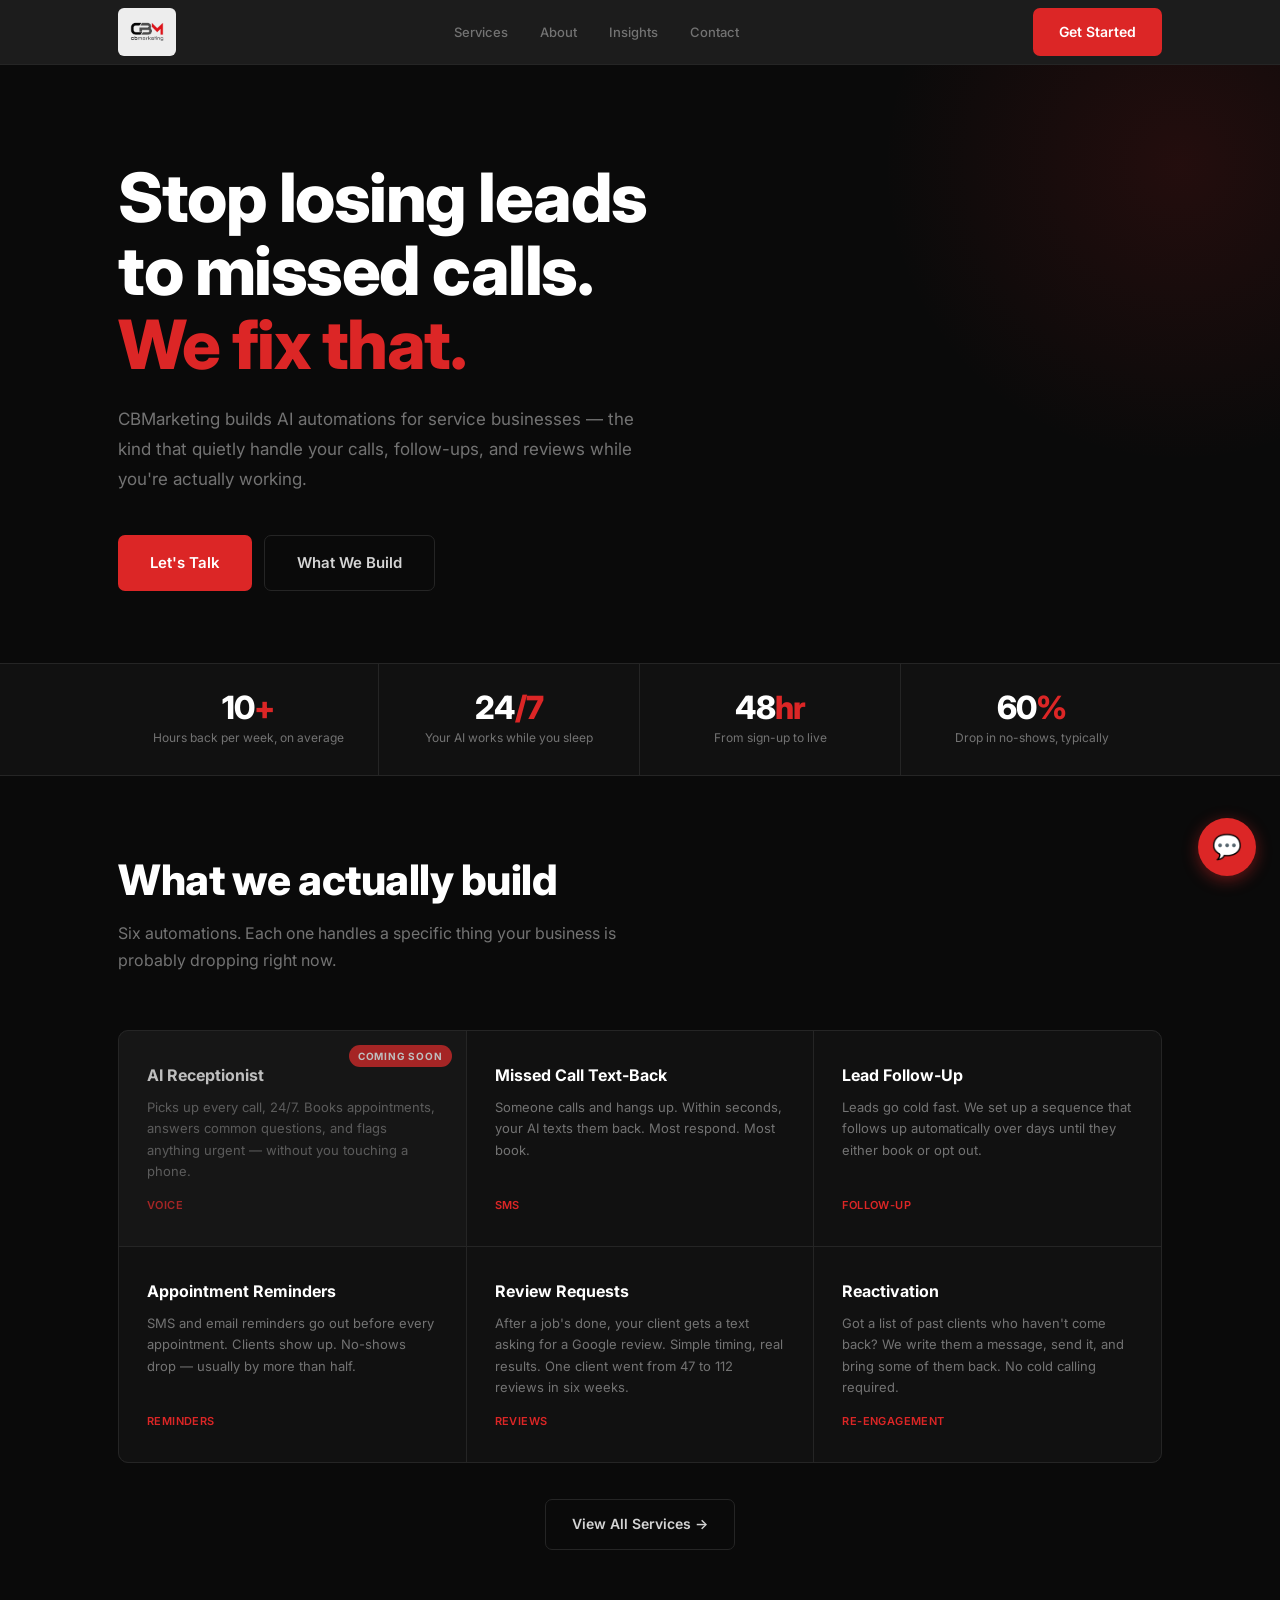
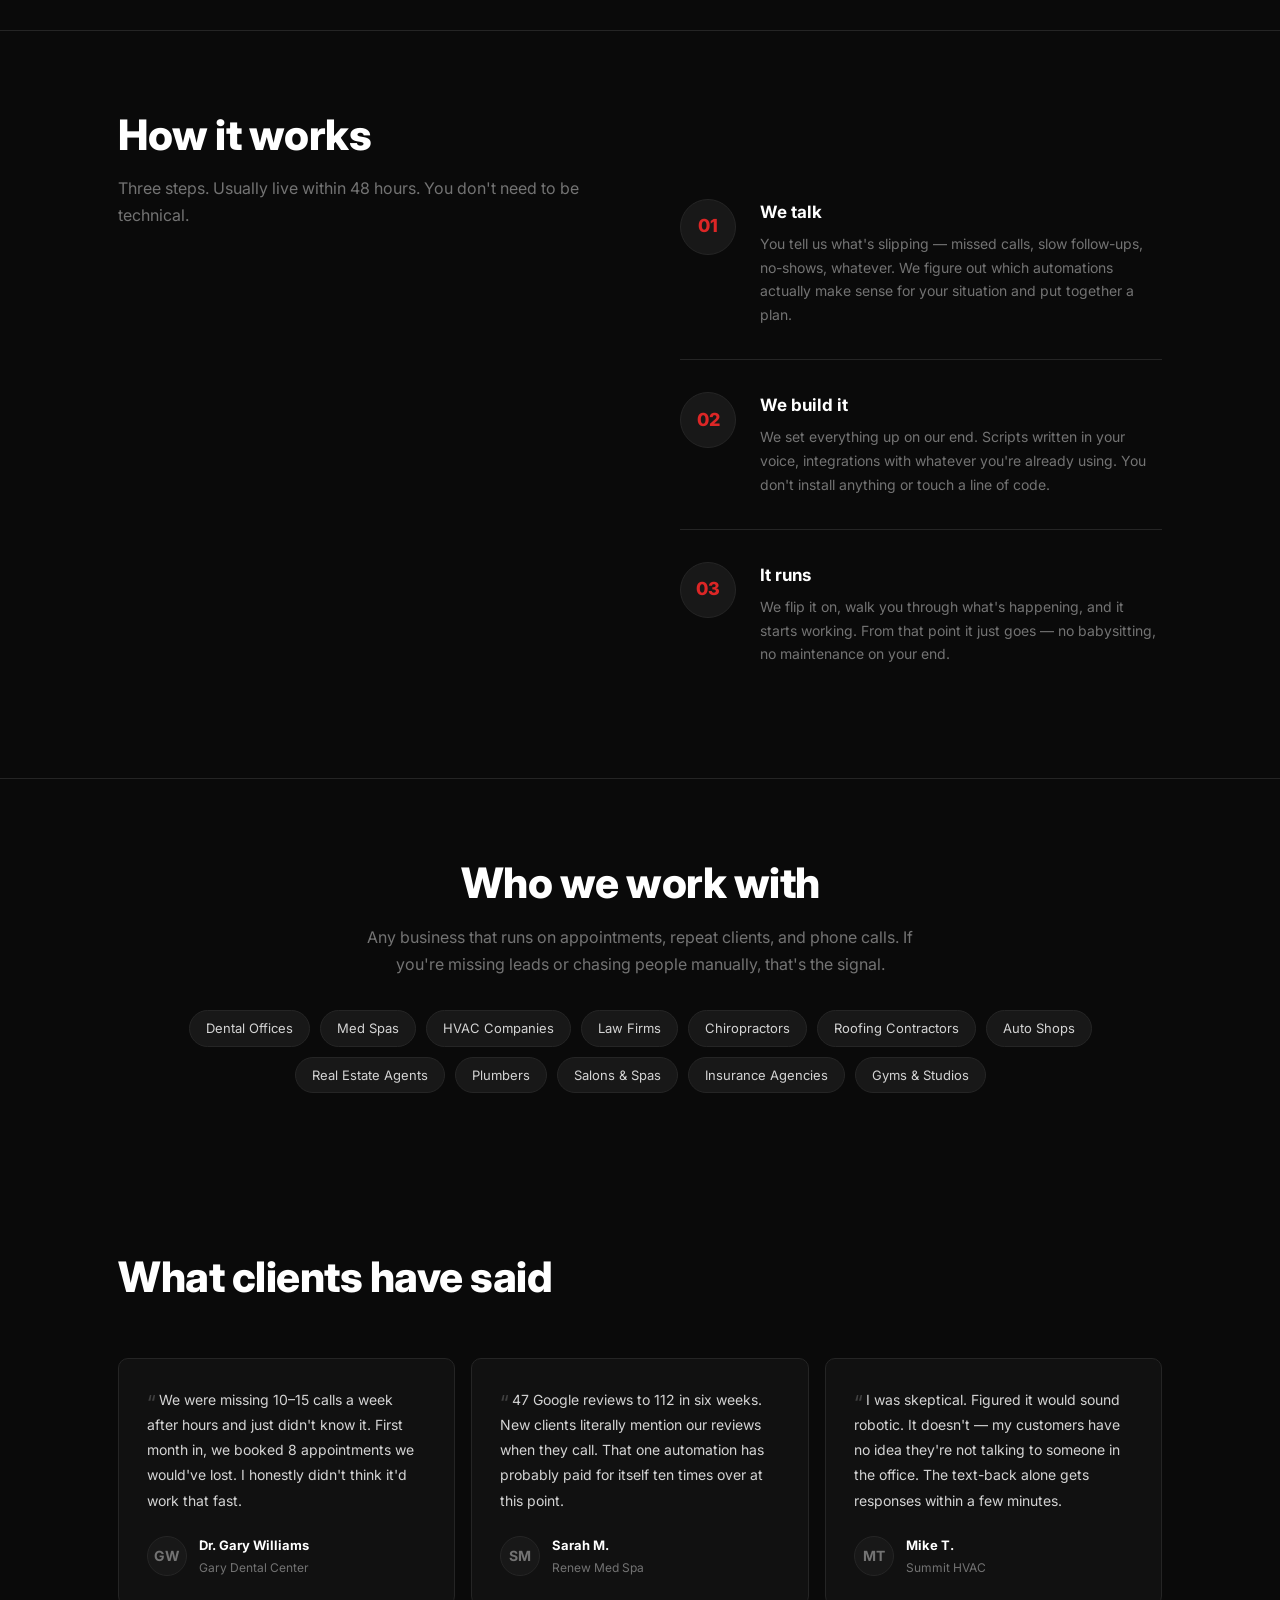
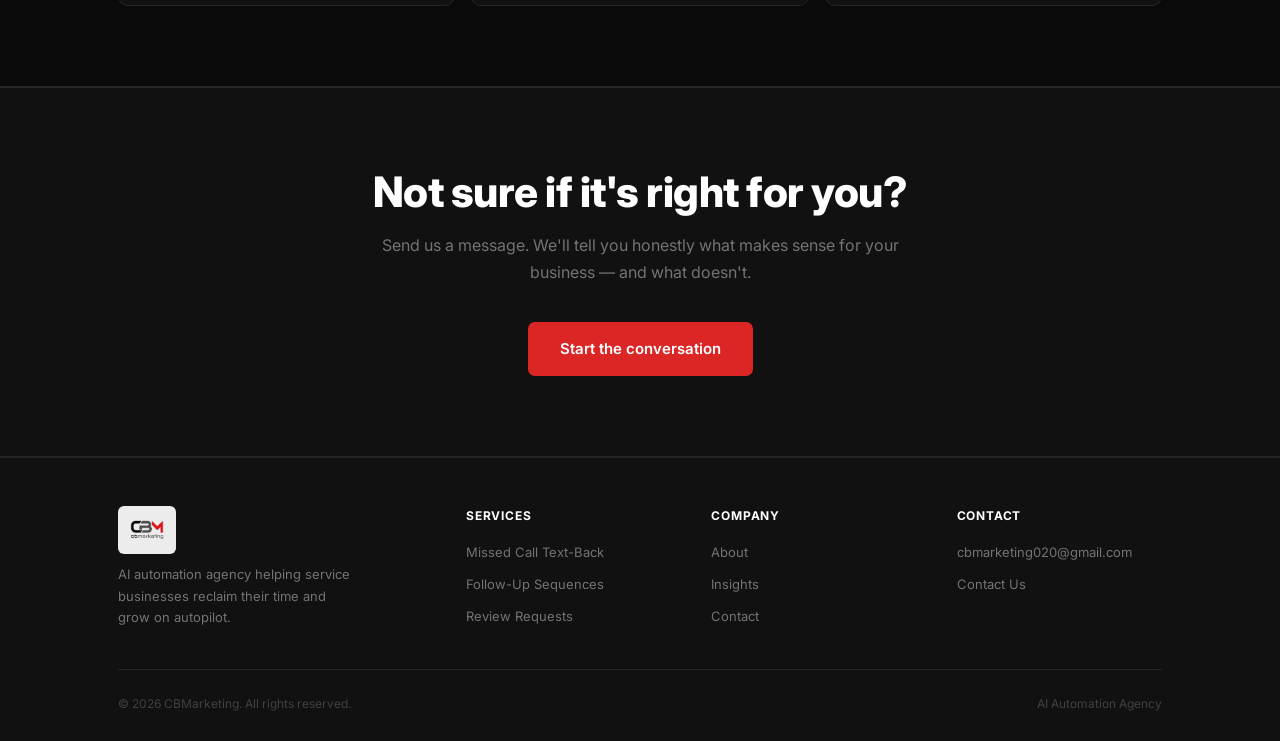
<file: index.html>
<!DOCTYPE html>
<html lang="en">
<head>
<meta charset="UTF-8"/>
<meta name="viewport" content="width=device-width,initial-scale=1"/>
<title>CBMarketing — AI Automation Agency</title>
<meta name="description" content="We build AI automations that save service businesses 10+ hours a week. Receptionists, follow-ups, review requests, and more."/>
<link rel="icon" href="/favicon.svg" type="image/svg+xml"/>
<meta property="og:title" content="CBMarketing — AI Automation Agency"/>
<meta property="og:description" content="We build AI automations that save service businesses 10+ hours a week. Receptionists, follow-ups, review requests, and more."/>
<meta property="og:type" content="website"/>
<meta property="og:image" content="/og-image.png"/>
<meta name="twitter:card" content="summary_large_image"/>
<link rel="stylesheet" href="/css/style.css"/>
</head>
<body>

<nav>
  <div class="nav-inner">
    <a href="/" class="logo"><img src="/img/logo.png" alt="CBMarketing" class="logo-img"/></a>
    <ul class="nav-links">
      <li><a href="/services.html">Services</a></li>
      <li><a href="/about.html">About</a></li>
      <li><a href="/insights.html">Insights</a></li>
      <li><a href="/contact.html">Contact</a></li>
    </ul>
    <a href="/contact.html" class="btn btn-primary nav-cta">Get Started</a>
    <button class="menu-toggle">&#9776;</button>
  </div>
  <div class="mobile-menu">
    <a href="/services.html">Services</a>
    <a href="/about.html">About</a>
    <a href="/insights.html">Insights</a>
    <a href="/contact.html">Contact</a>
    <a href="/contact.html" style="color:#dc2626;font-weight:700">Get Started →</a>
  </div>
</nav>

<!-- Hero -->
<section class="hero">
  <div class="container">
    <h1>Stop losing leads<br>to missed calls.<br><em>We fix that.</em></h1>
    <p>CBMarketing builds AI automations for service businesses — the kind that quietly handle your calls, follow-ups, and reviews while you're actually working.</p>
    <div class="btn-group">
      <a href="/contact.html" class="btn btn-primary btn-lg">Let's Talk</a>
      <a href="/services.html" class="btn btn-ghost btn-lg">What We Build</a>
    </div>
  </div>
</section>

<!-- Stats -->
<div class="stats-bar">
  <div class="stats-inner">
    <div class="stat-item">
      <div class="stat-num">10<span>+</span></div>
      <div class="stat-label">Hours back per week, on average</div>
    </div>
    <div class="stat-item">
      <div class="stat-num">24<span>/7</span></div>
      <div class="stat-label">Your AI works while you sleep</div>
    </div>
    <div class="stat-item">
      <div class="stat-num">48<span>hr</span></div>
      <div class="stat-label">From sign-up to live</div>
    </div>
    <div class="stat-item">
      <div class="stat-num">60<span>%</span></div>
      <div class="stat-label">Drop in no-shows, typically</div>
    </div>
  </div>
</div>

<!-- Services preview -->
<section>
  <div class="container">
    <h2 class="section-title">What we actually build</h2>
    <p class="section-sub">Six automations. Each one handles a specific thing your business is probably dropping right now.</p>
    <div class="services-grid">
      <div class="service-card" style="position:relative;opacity:.7">
        <div style="position:absolute;top:14px;right:14px;background:#dc2626;color:#fff;font-size:10px;font-weight:700;letter-spacing:.08em;padding:3px 9px;border-radius:100px">COMING SOON</div>
        <h3>AI Receptionist</h3>
        <p>Picks up every call, 24/7. Books appointments, answers common questions, and flags anything urgent — without you touching a phone.</p>
        <span class="tag">VOICE</span>
      </div>
      <div class="service-card">
        <h3>Missed Call Text-Back</h3>
        <p>Someone calls and hangs up. Within seconds, your AI texts them back. Most respond. Most book.</p>
        <span class="tag">SMS</span>
      </div>
      <div class="service-card">
        <h3>Lead Follow-Up</h3>
        <p>Leads go cold fast. We set up a sequence that follows up automatically over days until they either book or opt out.</p>
        <span class="tag">FOLLOW-UP</span>
      </div>
      <div class="service-card">
        <h3>Appointment Reminders</h3>
        <p>SMS and email reminders go out before every appointment. Clients show up. No-shows drop — usually by more than half.</p>
        <span class="tag">REMINDERS</span>
      </div>
      <div class="service-card">
        <h3>Review Requests</h3>
        <p>After a job's done, your client gets a text asking for a Google review. Simple timing, real results. One client went from 47 to 112 reviews in six weeks.</p>
        <span class="tag">REVIEWS</span>
      </div>
      <div class="service-card">
        <h3>Reactivation</h3>
        <p>Got a list of past clients who haven't come back? We write them a message, send it, and bring some of them back. No cold calling required.</p>
        <span class="tag">RE-ENGAGEMENT</span>
      </div>
    </div>
    <div style="text-align:center;margin-top:36px">
      <a href="/services.html" class="btn btn-ghost">View All Services →</a>
    </div>
  </div>
</section>

<div class="divider"></div>

<!-- How it works -->
<section>
  <div class="container">
    <div style="display:grid;grid-template-columns:1fr 1fr;gap:80px;align-items:start">
      <div>
        <h2 class="section-title">How it works</h2>
        <p class="section-sub">Three steps. Usually live within 48 hours. You don't need to be technical.</p>
      </div>
      <div class="steps">
        <div class="step">
          <div class="step-num">01</div>
          <div>
            <h3>We talk</h3>
            <p>You tell us what's slipping — missed calls, slow follow-ups, no-shows, whatever. We figure out which automations actually make sense for your situation and put together a plan.</p>
          </div>
        </div>
        <div class="step">
          <div class="step-num">02</div>
          <div>
            <h3>We build it</h3>
            <p>We set everything up on our end. Scripts written in your voice, integrations with whatever you're already using. You don't install anything or touch a line of code.</p>
          </div>
        </div>
        <div class="step">
          <div class="step-num">03</div>
          <div>
            <h3>It runs</h3>
            <p>We flip it on, walk you through what's happening, and it starts working. From that point it just goes — no babysitting, no maintenance on your end.</p>
          </div>
        </div>
      </div>
    </div>
  </div>
</section>

<div class="divider"></div>

<!-- Who we work with -->
<section>
  <div class="container text-center">
    <h2 class="section-title">Who we work with</h2>
    <p class="section-sub">Any business that runs on appointments, repeat clients, and phone calls. If you're missing leads or chasing people manually, that's the signal.</p>
    <div class="niches" style="justify-content:center;margin-top:32px">
      <span class="niche-tag">Dental Offices</span>
      <span class="niche-tag">Med Spas</span>
      <span class="niche-tag">HVAC Companies</span>
      <span class="niche-tag">Law Firms</span>
      <span class="niche-tag">Chiropractors</span>
      <span class="niche-tag">Roofing Contractors</span>
      <span class="niche-tag">Auto Shops</span>
      <span class="niche-tag">Real Estate Agents</span>
      <span class="niche-tag">Plumbers</span>
      <span class="niche-tag">Salons & Spas</span>
      <span class="niche-tag">Insurance Agencies</span>
      <span class="niche-tag">Gyms & Studios</span>
    </div>
  </div>
</section>

<!-- CTA -->
<!-- Testimonials -->
<section>
  <div class="container">
    <h2 class="section-title">What clients have said</h2>
    <div class="testimonials-grid">
      <div class="testimonial-card">
        <p class="testimonial-quote">We were missing 10–15 calls a week after hours and just didn't know it. First month in, we booked 8 appointments we would've lost. I honestly didn't think it'd work that fast.</p>
        <div class="testimonial-author">
          <div class="testimonial-avatar" style="font-size:14px;font-weight:700;color:var(--g2)">GW</div>
          <div>
            <div class="testimonial-name">Dr. Gary Williams</div>
            <div class="testimonial-biz">Gary Dental Center</div>
          </div>
        </div>
      </div>
      <div class="testimonial-card">
        <p class="testimonial-quote">47 Google reviews to 112 in six weeks. New clients literally mention our reviews when they call. That one automation has probably paid for itself ten times over at this point.</p>
        <div class="testimonial-author">
          <div class="testimonial-avatar" style="font-size:14px;font-weight:700;color:var(--g2)">SM</div>
          <div>
            <div class="testimonial-name">Sarah M.</div>
            <div class="testimonial-biz">Renew Med Spa</div>
          </div>
        </div>
      </div>
      <div class="testimonial-card">
        <p class="testimonial-quote">I was skeptical. Figured it would sound robotic. It doesn't — my customers have no idea they're not talking to someone in the office. The text-back alone gets responses within a few minutes.</p>
        <div class="testimonial-author">
          <div class="testimonial-avatar" style="font-size:14px;font-weight:700;color:var(--g2)">MT</div>
          <div>
            <div class="testimonial-name">Mike T.</div>
            <div class="testimonial-biz">Summit HVAC</div>
          </div>
        </div>
      </div>
    </div>
  </div>
</section>

<div class="divider"></div>

<div class="cta-section">
  <div class="container">
    <h2 class="section-title">Not sure if it's right for you?</h2>
    <p class="section-sub">Send us a message. We'll tell you honestly what makes sense for your business — and what doesn't.</p>
    <a href="/contact.html" class="btn btn-primary btn-lg">Start the conversation</a>
  </div>
</div>

<footer>
  <div class="footer-inner">
    <div class="footer-top">
      <div class="footer-brand">
        <a href="/" class="logo"><img src="/img/logo.png" alt="CBMarketing" class="logo-img"/></a>
        <p>AI automation agency helping service businesses reclaim their time and grow on autopilot.</p>
      </div>
      <div class="footer-col">
        <h4>Services</h4>
        <ul>
          <li><a href="/services.html">Missed Call Text-Back</a></li>
          <li><a href="/services.html">Follow-Up Sequences</a></li>
          <li><a href="/services.html">Review Requests</a></li>
        </ul>
      </div>
      <div class="footer-col">
        <h4>Company</h4>
        <ul>
          <li><a href="/about.html">About</a></li>
          <li><a href="/insights.html">Insights</a></li>
          <li><a href="/contact.html">Contact</a></li>
        </ul>
      </div>
      <div class="footer-col">
        <h4>Contact</h4>
        <ul>
          <li><a href="mailto:cbmarketing020@gmail.com">cbmarketing020@gmail.com</a></li>
          <li><a href="/contact.html">Contact Us</a></li>
        </ul>
      </div>
    </div>
    <div class="footer-bottom">
      <span>© 2026 CBMarketing. All rights reserved.</span>
      <span>AI Automation Agency</span>
    </div>
  </div>
</footer>

<script src="/js/main.js"></script>
</body>
</html>
</file>
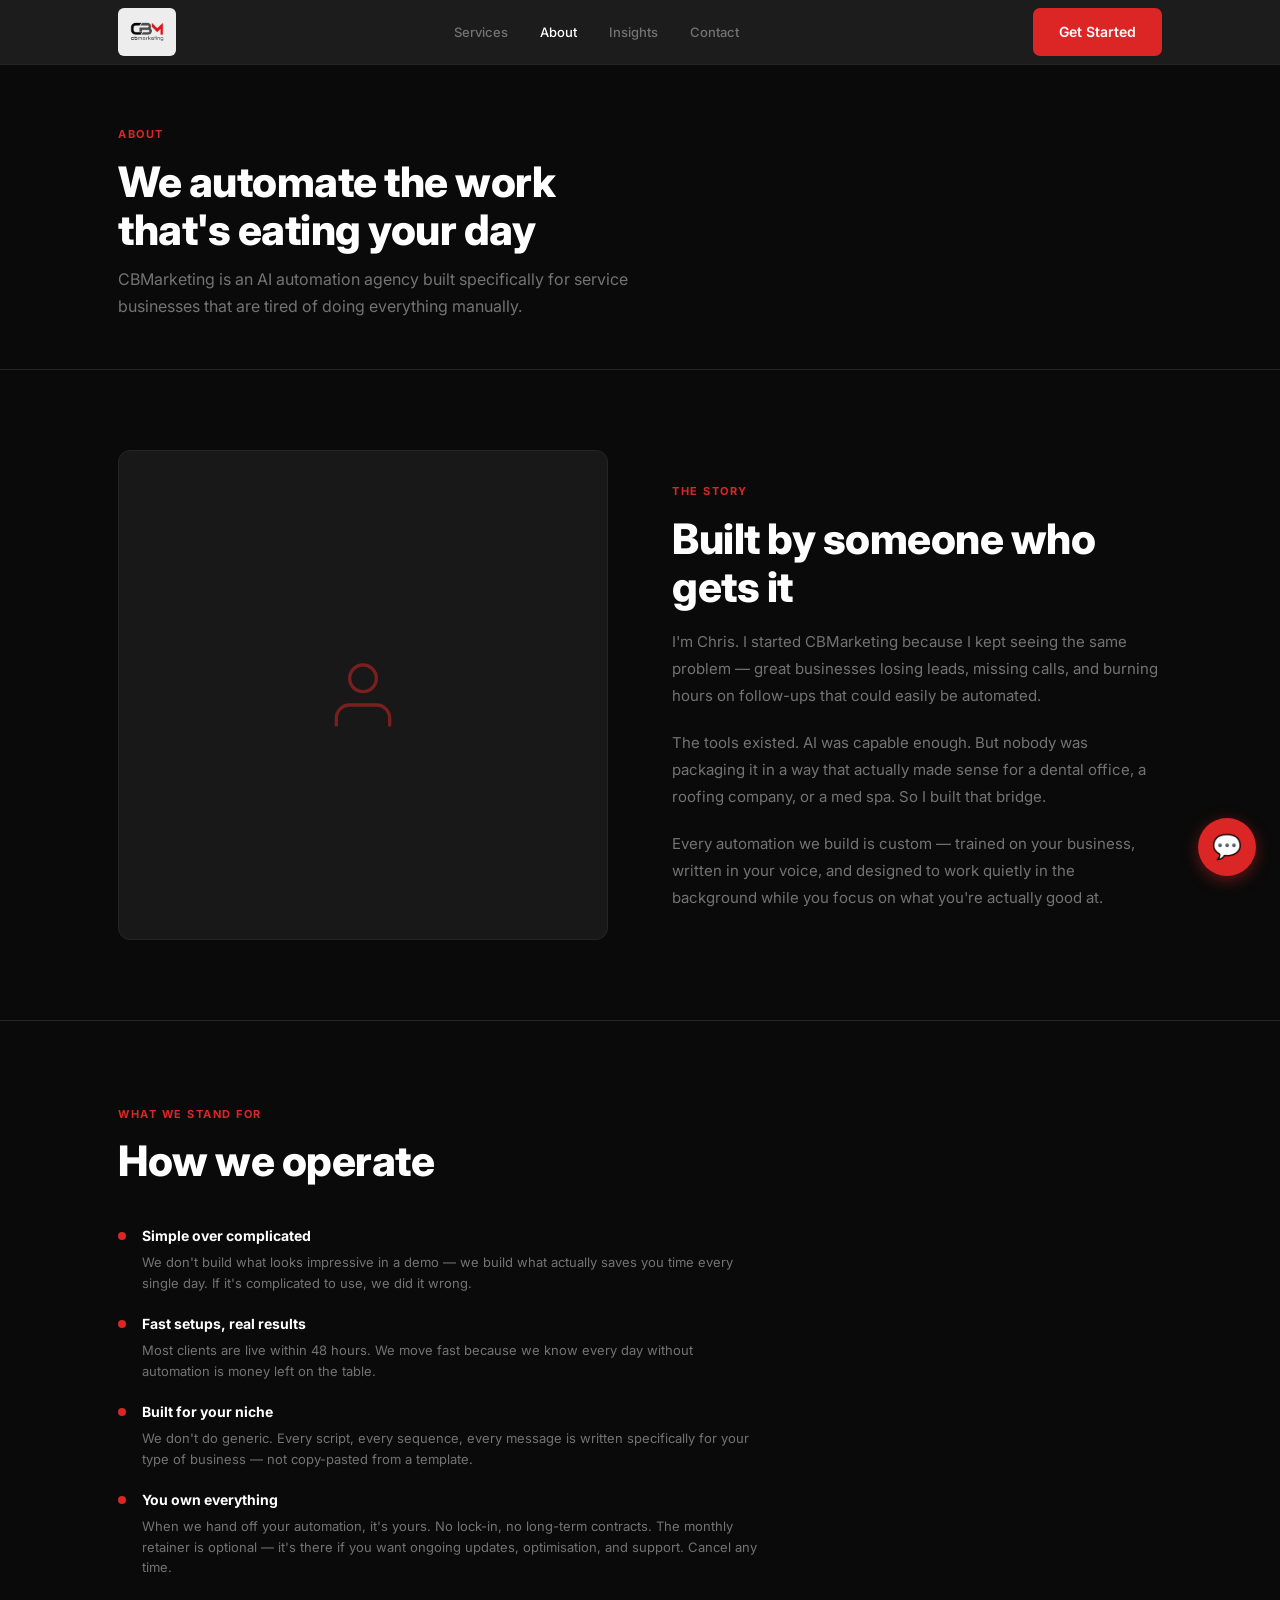
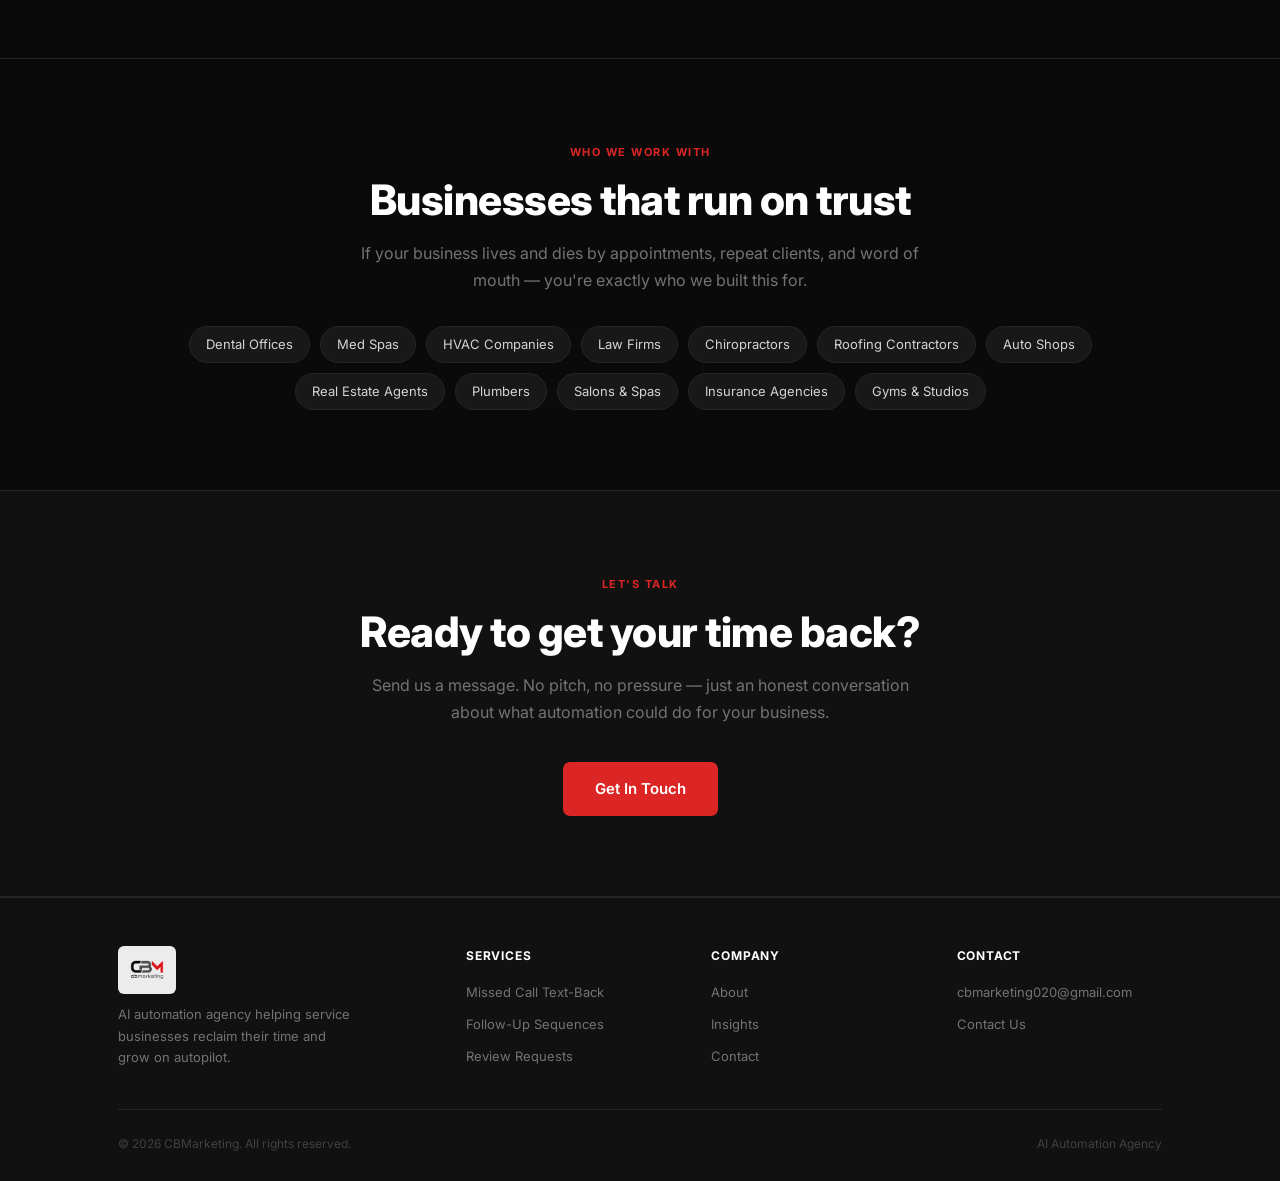
<file: about.html>
<!DOCTYPE html>
<html lang="en">
<head>
<meta charset="UTF-8"/>
<meta name="viewport" content="width=device-width,initial-scale=1"/>
<title>About — CBMarketing</title>
<meta name="description" content="CBMarketing is an AI automation agency built to help service businesses run smarter."/>
<link rel="icon" href="/favicon.svg" type="image/svg+xml"/>
<meta property="og:title" content="About — CBMarketing"/>
<meta property="og:description" content="CBMarketing is an AI automation agency built to help service businesses run smarter."/>
<meta property="og:type" content="website"/>
<meta name="twitter:card" content="summary_large_image"/>
<link rel="stylesheet" href="/css/style.css"/>
</head>
<body>

<nav>
  <div class="nav-inner">
    <a href="/" class="logo"><img src="/img/logo.png" alt="CBMarketing" class="logo-img"/></a>
    <ul class="nav-links">
      <li><a href="/services.html">Services</a></li>
      <li><a href="/about.html">About</a></li>
      <li><a href="/insights.html">Insights</a></li>
      <li><a href="/contact.html">Contact</a></li>
    </ul>
    <a href="/contact.html" class="btn btn-primary nav-cta">Get Started</a>
    <button class="menu-toggle">&#9776;</button>
  </div>
  <div class="mobile-menu">
    <a href="/services.html">Services</a>
    <a href="/about.html">About</a>
    <a href="/insights.html">Insights</a>
    <a href="/contact.html">Contact</a>
    <a href="/contact.html" style="color:#dc2626;font-weight:700">Get Started →</a>
  </div>
</nav>

<div class="page-hero">
  <div class="container">
    <div class="section-label">About</div>
    <h1 class="section-title">We automate the work<br>that's eating your day</h1>
    <p class="section-sub">CBMarketing is an AI automation agency built specifically for service businesses that are tired of doing everything manually.</p>
  </div>
</div>

<section>
  <div class="container">
    <div class="about-grid">
      <div class="about-img" style="background:var(--bg3);border:1px solid var(--border);border-radius:12px;aspect-ratio:1;display:flex;align-items:center;justify-content:center;">
        <svg width="80" height="80" viewBox="0 0 24 24" fill="none" stroke="#dc2626" stroke-width="1" stroke-linecap="round" stroke-linejoin="round" opacity="0.5"><path d="M20 21v-2a4 4 0 00-4-4H8a4 4 0 00-4 4v2"/><circle cx="12" cy="7" r="4"/></svg>
      </div>
      <div>
        <div class="section-label">The Story</div>
        <h2 class="section-title">Built by someone who gets it</h2>
        <p style="color:var(--g2);line-height:1.8;margin-bottom:20px">
          I'm Chris. I started CBMarketing because I kept seeing the same problem — great businesses losing leads, missing calls, and burning hours on follow-ups that could easily be automated.
        </p>
        <p style="color:var(--g2);line-height:1.8;margin-bottom:20px">
          The tools existed. AI was capable enough. But nobody was packaging it in a way that actually made sense for a dental office, a roofing company, or a med spa. So I built that bridge.
        </p>
        <p style="color:var(--g2);line-height:1.8">
          Every automation we build is custom — trained on your business, written in your voice, and designed to work quietly in the background while you focus on what you're actually good at.
        </p>
      </div>
    </div>
  </div>
</section>

<div class="divider"></div>

<section>
  <div class="container">
    <div class="section-label">What We Stand For</div>
    <h2 class="section-title">How we operate</h2>
    <div class="values" style="max-width:640px;margin-top:40px">
      <div class="value">
        <div class="value-dot"></div>
        <div>
          <h4>Simple over complicated</h4>
          <p>We don't build what looks impressive in a demo — we build what actually saves you time every single day. If it's complicated to use, we did it wrong.</p>
        </div>
      </div>
      <div class="value">
        <div class="value-dot"></div>
        <div>
          <h4>Fast setups, real results</h4>
          <p>Most clients are live within 48 hours. We move fast because we know every day without automation is money left on the table.</p>
        </div>
      </div>
      <div class="value">
        <div class="value-dot"></div>
        <div>
          <h4>Built for your niche</h4>
          <p>We don't do generic. Every script, every sequence, every message is written specifically for your type of business — not copy-pasted from a template.</p>
        </div>
      </div>
      <div class="value">
        <div class="value-dot"></div>
        <div>
          <h4>You own everything</h4>
          <p>When we hand off your automation, it's yours. No lock-in, no long-term contracts. The monthly retainer is optional — it's there if you want ongoing updates, optimisation, and support. Cancel any time.</p>
        </div>
      </div>
    </div>
  </div>
</section>

<div class="divider"></div>

<section>
  <div class="container text-center">
    <div class="section-label">Who We Work With</div>
    <h2 class="section-title">Businesses that run on trust</h2>
    <p class="section-sub">If your business lives and dies by appointments, repeat clients, and word of mouth — you're exactly who we built this for.</p>
    <div class="niches" style="justify-content:center;margin-top:32px">
      <span class="niche-tag">Dental Offices</span>
      <span class="niche-tag">Med Spas</span>
      <span class="niche-tag">HVAC Companies</span>
      <span class="niche-tag">Law Firms</span>
      <span class="niche-tag">Chiropractors</span>
      <span class="niche-tag">Roofing Contractors</span>
      <span class="niche-tag">Auto Shops</span>
      <span class="niche-tag">Real Estate Agents</span>
      <span class="niche-tag">Plumbers</span>
      <span class="niche-tag">Salons & Spas</span>
      <span class="niche-tag">Insurance Agencies</span>
      <span class="niche-tag">Gyms & Studios</span>
    </div>
  </div>
</section>

<div class="cta-section">
  <div class="container">
    <div class="section-label">Let's Talk</div>
    <h2 class="section-title">Ready to get your time back?</h2>
    <p class="section-sub">Send us a message. No pitch, no pressure — just an honest conversation about what automation could do for your business.</p>
    <a href="/contact.html" class="btn btn-primary btn-lg">Get In Touch</a>
  </div>
</div>

<footer>
  <div class="footer-inner">
    <div class="footer-top">
      <div class="footer-brand">
        <a href="/" class="logo"><img src="/img/logo.png" alt="CBMarketing" class="logo-img"/></a>
        <p>AI automation agency helping service businesses reclaim their time and grow on autopilot.</p>
      </div>
      <div class="footer-col">
        <h4>Services</h4>
        <ul>
          <li><a href="/services.html">Missed Call Text-Back</a></li>
          <li><a href="/services.html">Follow-Up Sequences</a></li>
          <li><a href="/services.html">Review Requests</a></li>
        </ul>
      </div>
      <div class="footer-col">
        <h4>Company</h4>
        <ul>
          <li><a href="/about.html">About</a></li>
          <li><a href="/insights.html">Insights</a></li>
          <li><a href="/contact.html">Contact</a></li>
        </ul>
      </div>
      <div class="footer-col">
        <h4>Contact</h4>
        <ul>
          <li><a href="mailto:cbmarketing020@gmail.com">cbmarketing020@gmail.com</a></li>
          <li><a href="/contact.html">Contact Us</a></li>
        </ul>
      </div>
    </div>
    <div class="footer-bottom">
      <span>© 2026 CBMarketing. All rights reserved.</span>
      <span>AI Automation Agency</span>
    </div>
  </div>
</footer>

<script src="/js/main.js"></script>
</body>
</html>
</file>
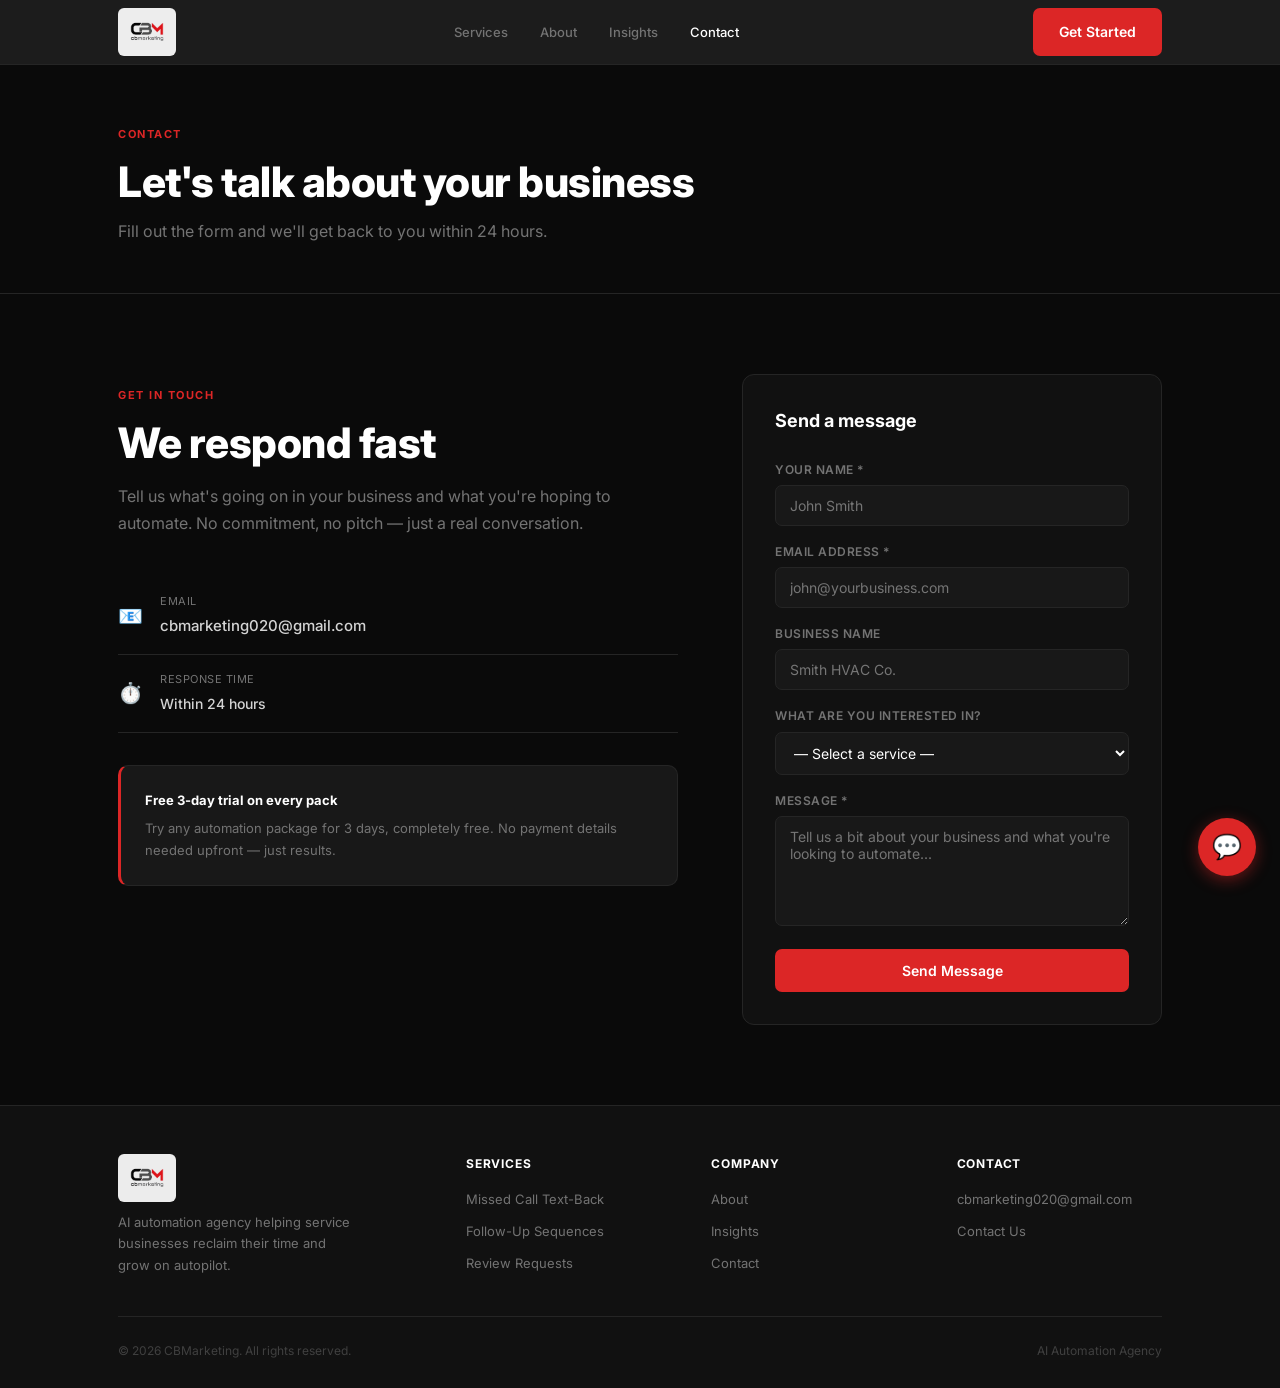
<file: contact.html>
<!DOCTYPE html>
<html lang="en">
<head>
<meta charset="UTF-8"/>
<meta name="viewport" content="width=device-width,initial-scale=1"/>
<title>Contact — CBMarketing</title>
<meta name="description" content="Send us a message. We'll get back to you within 24 hours."/>
<link rel="icon" href="/favicon.svg" type="image/svg+xml"/>
<meta property="og:title" content="Contact — CBMarketing"/>
<meta property="og:description" content="Send us a message. We'll get back to you within 24 hours."/>
<meta property="og:type" content="website"/>
<meta name="twitter:card" content="summary_large_image"/>
<link rel="stylesheet" href="/css/style.css"/>
</head>
<body>

<nav>
  <div class="nav-inner">
    <a href="/" class="logo"><img src="/img/logo.png" alt="CBMarketing" class="logo-img"/></a>
    <ul class="nav-links">
      <li><a href="/services.html">Services</a></li>
      <li><a href="/about.html">About</a></li>
      <li><a href="/insights.html">Insights</a></li>
      <li><a href="/contact.html">Contact</a></li>
    </ul>
    <a href="/contact.html" class="btn btn-primary nav-cta">Get Started</a>
    <button class="menu-toggle">&#9776;</button>
  </div>
  <div class="mobile-menu">
    <a href="/services.html">Services</a>
    <a href="/about.html">About</a>
    <a href="/insights.html">Insights</a>
    <a href="/contact.html">Contact</a>
    <a href="/contact.html" style="color:#dc2626;font-weight:700">Get Started →</a>
  </div>
</nav>

<div class="page-hero">
  <div class="container">
    <div class="section-label">Contact</div>
    <h1 class="section-title">Let's talk about your business</h1>
    <p class="section-sub">Fill out the form and we'll get back to you within 24 hours.</p>
  </div>
</div>

<section>
  <div class="container">
    <div class="contact-grid">

      <div class="contact-info">
        <div class="section-label">Get In Touch</div>
        <h2 class="section-title">We respond fast</h2>
        <p class="section-sub">Tell us what's going on in your business and what you're hoping to automate. No commitment, no pitch — just a real conversation.</p>

        <div class="contact-detail">
          <div class="icon">📧</div>
          <div>
            <div style="font-size:11px;color:var(--g2);text-transform:uppercase;letter-spacing:.5px;margin-bottom:3px">Email</div>
            <a href="mailto:cbmarketing020@gmail.com">cbmarketing020@gmail.com</a>
          </div>
        </div>
        <div class="contact-detail">
          <div class="icon">⏱️</div>
          <div>
            <div style="font-size:11px;color:var(--g2);text-transform:uppercase;letter-spacing:.5px;margin-bottom:3px">Response Time</div>
            <span style="color:var(--g1);font-weight:500">Within 24 hours</span>
          </div>
        </div>
        <div style="margin-top:32px;padding:24px;background:var(--bg3);border:1px solid var(--border);border-radius:10px;border-left:3px solid var(--red)">
          <div style="font-size:13px;font-weight:700;color:var(--white);margin-bottom:8px">Free 3-day trial on every pack</div>
          <p style="font-size:13px;color:var(--g2);line-height:1.65;margin:0">Try any automation package for 3 days, completely free. No payment details needed upfront — just results.</p>
        </div>

      </div>

      <div class="form-card">
        <h3>Send a message</h3>
        <form id="contact-form">
          <div class="fg">
            <label>Your Name *</label>
            <input type="text" name="name" placeholder="John Smith" required/>
          </div>
          <div class="fg">
            <label>Email Address *</label>
            <input type="email" name="email" placeholder="john@yourbusiness.com" required/>
          </div>
          <div class="fg">
            <label>Business Name</label>
            <input type="text" name="business" placeholder="Smith HVAC Co."/>
          </div>
          <div class="fg">
            <label>What are you interested in?</label>
            <select name="service">
              <option value="">— Select a service —</option>
              <option>Missed Call Text-Back</option>
              <option>Appointment Follow-Up Sequences</option>
              <option>Appointment Reminders</option>
              <option>Review Request Automation</option>
              <option>Reactivation Campaigns</option>
              <option>Website Chat Agent</option>
              <option>Social Media Content</option>
              <option>Not sure — need advice</option>
            </select>
          </div>
          <div class="fg">
            <label>Message *</label>
            <textarea name="message" placeholder="Tell us a bit about your business and what you're looking to automate..." required></textarea>
          </div>
          <button type="submit" class="btn btn-primary" style="width:100%;justify-content:center">Send Message</button>
        </form>

        <div class="form-success" id="form-success">
          <div class="icon">✅</div>
          <h3>Message received!</h3>
          <p>We'll get back to you within 24 hours.</p>
        </div>
      </div>

    </div>
  </div>
</section>

<footer>
  <div class="footer-inner">
    <div class="footer-top">
      <div class="footer-brand">
        <a href="/" class="logo"><img src="/img/logo.png" alt="CBMarketing" class="logo-img"/></a>
        <p>AI automation agency helping service businesses reclaim their time and grow on autopilot.</p>
      </div>
      <div class="footer-col">
        <h4>Services</h4>
        <ul>
          <li><a href="/services.html">Missed Call Text-Back</a></li>
          <li><a href="/services.html">Follow-Up Sequences</a></li>
          <li><a href="/services.html">Review Requests</a></li>
        </ul>
      </div>
      <div class="footer-col">
        <h4>Company</h4>
        <ul>
          <li><a href="/about.html">About</a></li>
          <li><a href="/insights.html">Insights</a></li>
          <li><a href="/contact.html">Contact</a></li>
        </ul>
      </div>
      <div class="footer-col">
        <h4>Contact</h4>
        <ul>
          <li><a href="mailto:cbmarketing020@gmail.com">cbmarketing020@gmail.com</a></li>
          <li><a href="/contact.html">Contact Us</a></li>
        </ul>
      </div>
    </div>
    <div class="footer-bottom">
      <span>© 2026 CBMarketing. All rights reserved.</span>
      <span>AI Automation Agency</span>
    </div>
  </div>
</footer>

<script src="/js/main.js"></script>
</body>
</html>
</file>
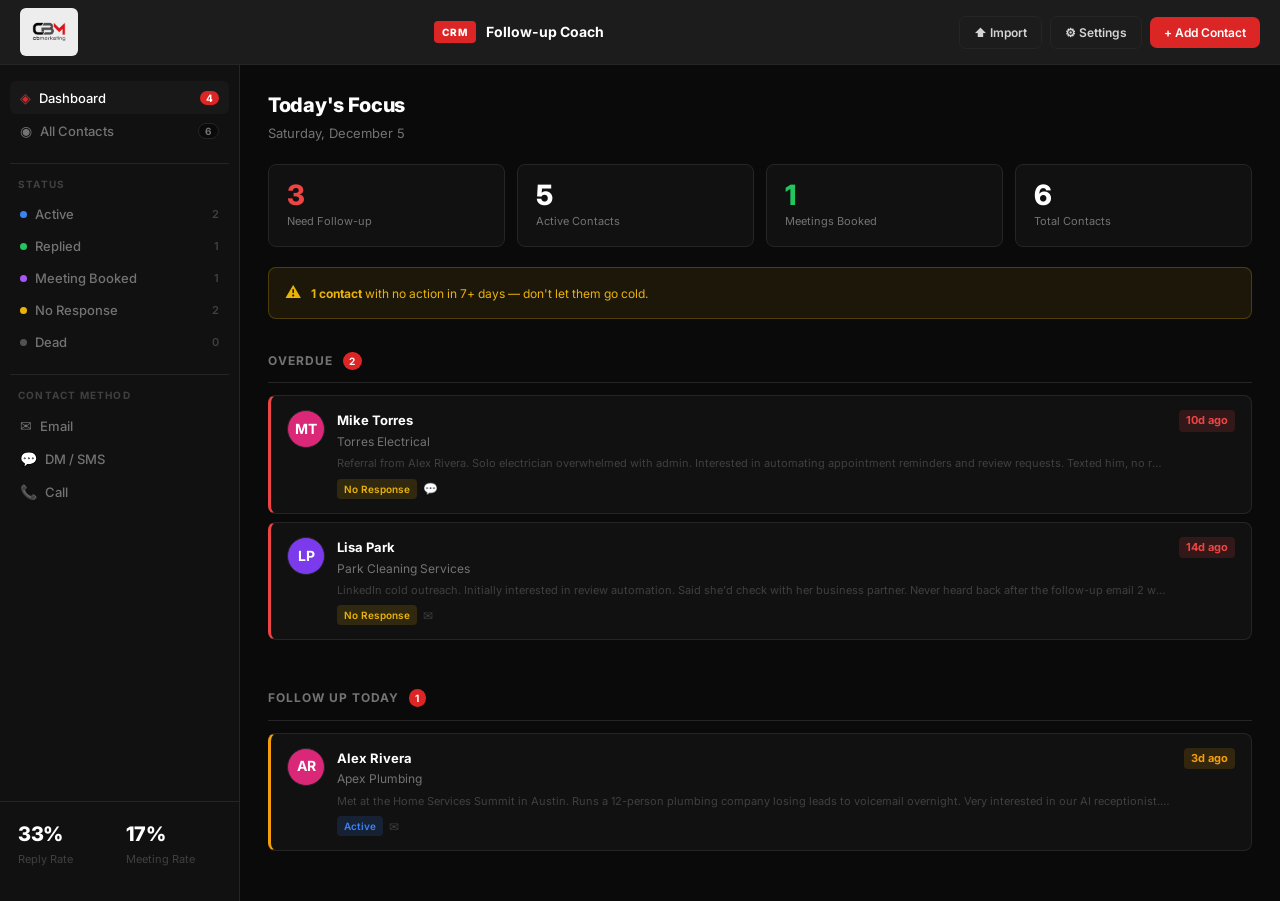
<file: crm.html>
<!DOCTYPE html>
<html lang="en">
<head>
<meta charset="UTF-8"/>
<meta name="viewport" content="width=device-width,initial-scale=1"/>
<title>Follow-up Coach — CRM | CBMarketing</title>
<meta name="description" content="Smart CRM with AI-powered follow-up coaching. Never let an opportunity die from silence."/>
<link rel="icon" href="/favicon.svg" type="image/svg+xml"/>
<link rel="stylesheet" href="/css/style.css"/>
<link rel="stylesheet" href="/css/crm.css"/>
</head>
<body class="crm-page">

<!-- Nav -->
<nav>
  <div class="nav-inner" style="max-width:100%;padding:0 20px">
    <a href="/" class="logo"><img src="/img/logo.png" alt="CBMarketing" class="logo-img"/></a>
    <div class="crm-nav-center">
      <span class="crm-tag">CRM</span>
      <span class="crm-nav-title">Follow-up Coach</span>
    </div>
    <div class="crm-nav-right">
      <button class="btn btn-ghost btn-sm" onclick="openModal('modal-import')">⬆ Import</button>
      <button class="btn btn-ghost btn-sm" onclick="openSettings()">⚙ Settings</button>
      <button class="btn btn-primary btn-sm" onclick="openAddContact()">+ Add Contact</button>
    </div>
  </div>
</nav>

<div class="crm-layout">

  <!-- Sidebar -->
  <aside class="crm-sidebar" id="crm-sidebar">

    <div class="sidebar-section">
      <button class="sidebar-item active" data-view="dashboard">
        <span class="sidebar-icon">◈</span>
        Dashboard
        <span class="sidebar-badge empty" id="badge-today">0</span>
      </button>
      <button class="sidebar-item" data-view="contacts">
        <span class="sidebar-icon">◉</span>
        All Contacts
        <span class="sidebar-badge secondary" id="badge-total">0</span>
      </button>
    </div>

    <div class="sidebar-divider"></div>

    <div class="sidebar-section">
      <div class="sidebar-section-label">Status</div>
      <button class="sidebar-item" data-filter="active">
        <span class="status-dot active"></span>
        Active
        <span class="sidebar-count" id="count-active">0</span>
      </button>
      <button class="sidebar-item" data-filter="replied">
        <span class="status-dot replied"></span>
        Replied
        <span class="sidebar-count" id="count-replied">0</span>
      </button>
      <button class="sidebar-item" data-filter="meeting_booked">
        <span class="status-dot meeting"></span>
        Meeting Booked
        <span class="sidebar-count" id="count-meeting">0</span>
      </button>
      <button class="sidebar-item" data-filter="no_response">
        <span class="status-dot no-resp"></span>
        No Response
        <span class="sidebar-count" id="count-noresponse">0</span>
      </button>
      <button class="sidebar-item" data-filter="dead">
        <span class="status-dot dead"></span>
        Dead
        <span class="sidebar-count" id="count-dead">0</span>
      </button>
    </div>

    <div class="sidebar-divider"></div>

    <div class="sidebar-section">
      <div class="sidebar-section-label">Contact Method</div>
      <button class="sidebar-item" data-method-filter="email">
        <span class="sidebar-icon">✉</span>
        Email
      </button>
      <button class="sidebar-item" data-method-filter="sms">
        <span class="sidebar-icon">💬</span>
        DM / SMS
      </button>
      <button class="sidebar-item" data-method-filter="call">
        <span class="sidebar-icon">📞</span>
        Call
      </button>
    </div>

    <div class="sidebar-stats">
      <div class="stat-mini">
        <div class="stat-mini-value" id="stat-replied-rate">0%</div>
        <div class="stat-mini-label">Reply Rate</div>
      </div>
      <div class="stat-mini">
        <div class="stat-mini-value" id="stat-meeting-rate">0%</div>
        <div class="stat-mini-label">Meeting Rate</div>
      </div>
    </div>

  </aside>

  <!-- Main -->
  <main class="crm-main" id="crm-main">
    <!-- Rendered by JS -->
  </main>

  <!-- Detail Panel -->
  <aside class="crm-detail hidden" id="crm-detail">
    <!-- Rendered by JS -->
  </aside>

</div>

<!-- Modal: Add / Edit Contact -->
<div class="modal-overlay" id="modal-contact" style="display:none">
  <div class="modal">
    <div class="modal-header">
      <h3 id="modal-contact-title">Add Contact</h3>
      <button class="modal-close" onclick="closeModal('modal-contact')">×</button>
    </div>
    <div class="modal-body">
      <form id="form-contact" autocomplete="off">
        <input type="hidden" id="contact-id"/>
        <div class="form-row">
          <div class="form-group">
            <label>Name *</label>
            <input type="text" id="contact-name" placeholder="Sarah Johnson" required/>
          </div>
          <div class="form-group">
            <label>Company</label>
            <input type="text" id="contact-company" placeholder="Acme Corp"/>
          </div>
        </div>
        <div class="form-row">
          <div class="form-group">
            <label>Title / Role</label>
            <input type="text" id="contact-title" placeholder="Head of Marketing"/>
          </div>
          <div class="form-group">
            <label>Preferred Contact *</label>
            <select id="contact-method">
              <option value="email">✉ Email</option>
              <option value="sms">💬 DM / SMS</option>
              <option value="call">📞 Call</option>
            </select>
          </div>
        </div>
        <div class="form-row">
          <div class="form-group">
            <label>Email</label>
            <input type="email" id="contact-email" placeholder="sarah@acme.com"/>
          </div>
          <div class="form-group">
            <label>Phone</label>
            <input type="tel" id="contact-phone" placeholder="+1 555 000 0000"/>
          </div>
        </div>
        <div class="form-group">
          <label>Last Interaction Context *</label>
          <textarea id="contact-context" rows="3" placeholder="e.g. Met at SaaS Summit — discussed automating their outreach. Interested in our AI follow-up system. Budget approved." required></textarea>
        </div>
        <div class="form-group">
          <label>Next Step</label>
          <input type="text" id="contact-nextstep" placeholder="e.g. Send case study + pricing deck"/>
        </div>
        <div class="form-row">
          <div class="form-group">
            <label>Last Contact Date *</label>
            <input type="date" id="contact-lastdate" required/>
          </div>
          <div class="form-group">
            <label>Follow Up Every (days)</label>
            <input type="number" id="contact-interval" value="3" min="1" max="90"/>
          </div>
        </div>
        <div class="modal-footer">
          <button type="button" class="btn btn-ghost" onclick="closeModal('modal-contact')">Cancel</button>
          <button type="submit" class="btn btn-primary">Save Contact</button>
        </div>
      </form>
    </div>
  </div>
</div>

<!-- Modal: Log Outcome -->
<div class="modal-overlay" id="modal-outcome" style="display:none">
  <div class="modal modal-sm">
    <div class="modal-header">
      <h3>Log Outcome</h3>
      <button class="modal-close" onclick="closeModal('modal-outcome')">×</button>
    </div>
    <div class="modal-body">
      <div class="form-group">
        <label>What happened after the follow-up?</label>
        <div class="outcome-grid">
          <button type="button" class="outcome-btn" data-outcome="replied">
            <span>💬</span>Replied
          </button>
          <button type="button" class="outcome-btn" data-outcome="no_response">
            <span>🔇</span>No Response
          </button>
          <button type="button" class="outcome-btn" data-outcome="meeting_booked">
            <span>📅</span>Meeting Booked
          </button>
          <button type="button" class="outcome-btn" data-outcome="dead">
            <span>💀</span>Dead
          </button>
        </div>
      </div>
      <div class="form-group">
        <label>Notes (optional)</label>
        <textarea id="outcome-note" rows="2" placeholder="Any relevant details…"></textarea>
      </div>
      <div class="form-group" id="next-followup-group">
        <label>Schedule next follow-up in</label>
        <div style="display:flex;gap:8px;align-items:center">
          <input type="number" id="outcome-next-days" value="3" min="1" max="90" style="width:80px"/>
          <span style="color:var(--g2);font-size:13px">days</span>
        </div>
      </div>
      <div class="modal-footer">
        <button type="button" class="btn btn-ghost" onclick="closeModal('modal-outcome')">Cancel</button>
        <button type="button" class="btn btn-primary" id="btn-save-outcome">Save Outcome</button>
      </div>
    </div>
  </div>
</div>

<!-- Modal: Import -->
<div class="modal-overlay" id="modal-import" style="display:none">
  <div class="modal modal-sm">
    <div class="modal-header">
      <h3>Import Contacts</h3>
      <button class="modal-close" onclick="closeModal('modal-import')">×</button>
    </div>
    <div class="modal-body">
      <div class="import-option">
        <div class="import-icon">🔗</div>
        <div>
          <div class="import-name">LinkedIn CSV</div>
          <div class="import-desc">Export from LinkedIn My Connections</div>
        </div>
        <label class="btn btn-ghost btn-sm" style="cursor:pointer">
          Upload
          <input type="file" accept=".csv" style="display:none" onchange="importCSV(this,'linkedin')"/>
        </label>
      </div>
      <div class="import-option">
        <div class="import-icon">🚀</div>
        <div>
          <div class="import-name">Apollo.io CSV</div>
          <div class="import-desc">Export from Apollo contact lists</div>
        </div>
        <label class="btn btn-ghost btn-sm" style="cursor:pointer">
          Upload
          <input type="file" accept=".csv" style="display:none" onchange="importCSV(this,'apollo')"/>
        </label>
      </div>
      <div class="import-option">
        <div class="import-icon">📋</div>
        <div>
          <div class="import-name">Generic CSV</div>
          <div class="import-desc">name, email, company, phone columns</div>
        </div>
        <label class="btn btn-ghost btn-sm" style="cursor:pointer">
          Upload
          <input type="file" accept=".csv" style="display:none" onchange="importCSV(this,'generic')"/>
        </label>
      </div>
      <div id="import-preview" style="display:none;margin-top:16px">
        <div style="font-size:13px;font-weight:600;color:var(--white);margin-bottom:8px" id="import-count"></div>
        <div id="import-list" class="import-preview-list"></div>
        <div class="modal-footer">
          <button type="button" class="btn btn-ghost" onclick="closeModal('modal-import')">Cancel</button>
          <button type="button" class="btn btn-primary" id="btn-confirm-import">Import All</button>
        </div>
      </div>
    </div>
  </div>
</div>

<!-- Modal: Settings -->
<div class="modal-overlay" id="modal-settings" style="display:none">
  <div class="modal modal-sm">
    <div class="modal-header">
      <h3>Settings</h3>
      <button class="modal-close" onclick="closeModal('modal-settings')">×</button>
    </div>
    <div class="modal-body">
      <div class="form-group">
        <label>Your Name (signs messages)</label>
        <input type="text" id="settings-name" placeholder="Your Name"/>
      </div>
      <div class="form-group">
        <label>Your Company</label>
        <input type="text" id="settings-company" placeholder="CBMarketing"/>
      </div>
      <div class="form-group">
        <label>Claude API Key <span style="color:var(--g3);font-weight:400;text-transform:none">(optional — for AI drafts)</span></label>
        <input type="password" id="settings-api-key" placeholder="sk-ant-…"/>
        <div class="form-hint">Stored in your browser only. Used to generate smarter message drafts.</div>
      </div>
      <div class="form-group">
        <label class="toggle">
          <input type="checkbox" id="settings-nudge" checked/>
          <span class="toggle-track"></span>
          Show 7-day no-action nudges
        </label>
      </div>
      <div style="margin-top:16px;padding-top:16px;border-top:1px solid var(--border)">
        <button type="button" class="btn btn-ghost btn-sm" style="color:#ef4444;border-color:rgba(239,68,68,.3)" onclick="if(confirm('Reset all data? This deletes all contacts.')){localStorage.clear();location.reload()}">Reset All Data</button>
      </div>
      <div class="modal-footer">
        <button type="button" class="btn btn-ghost" onclick="closeModal('modal-settings')">Cancel</button>
        <button type="button" class="btn btn-primary" id="btn-save-settings">Save Settings</button>
      </div>
    </div>
  </div>
</div>

<!-- Toast -->
<div id="toast" class="toast" style="display:none"></div>

<script src="/js/crm.js"></script>
</body>
</html>
</file>
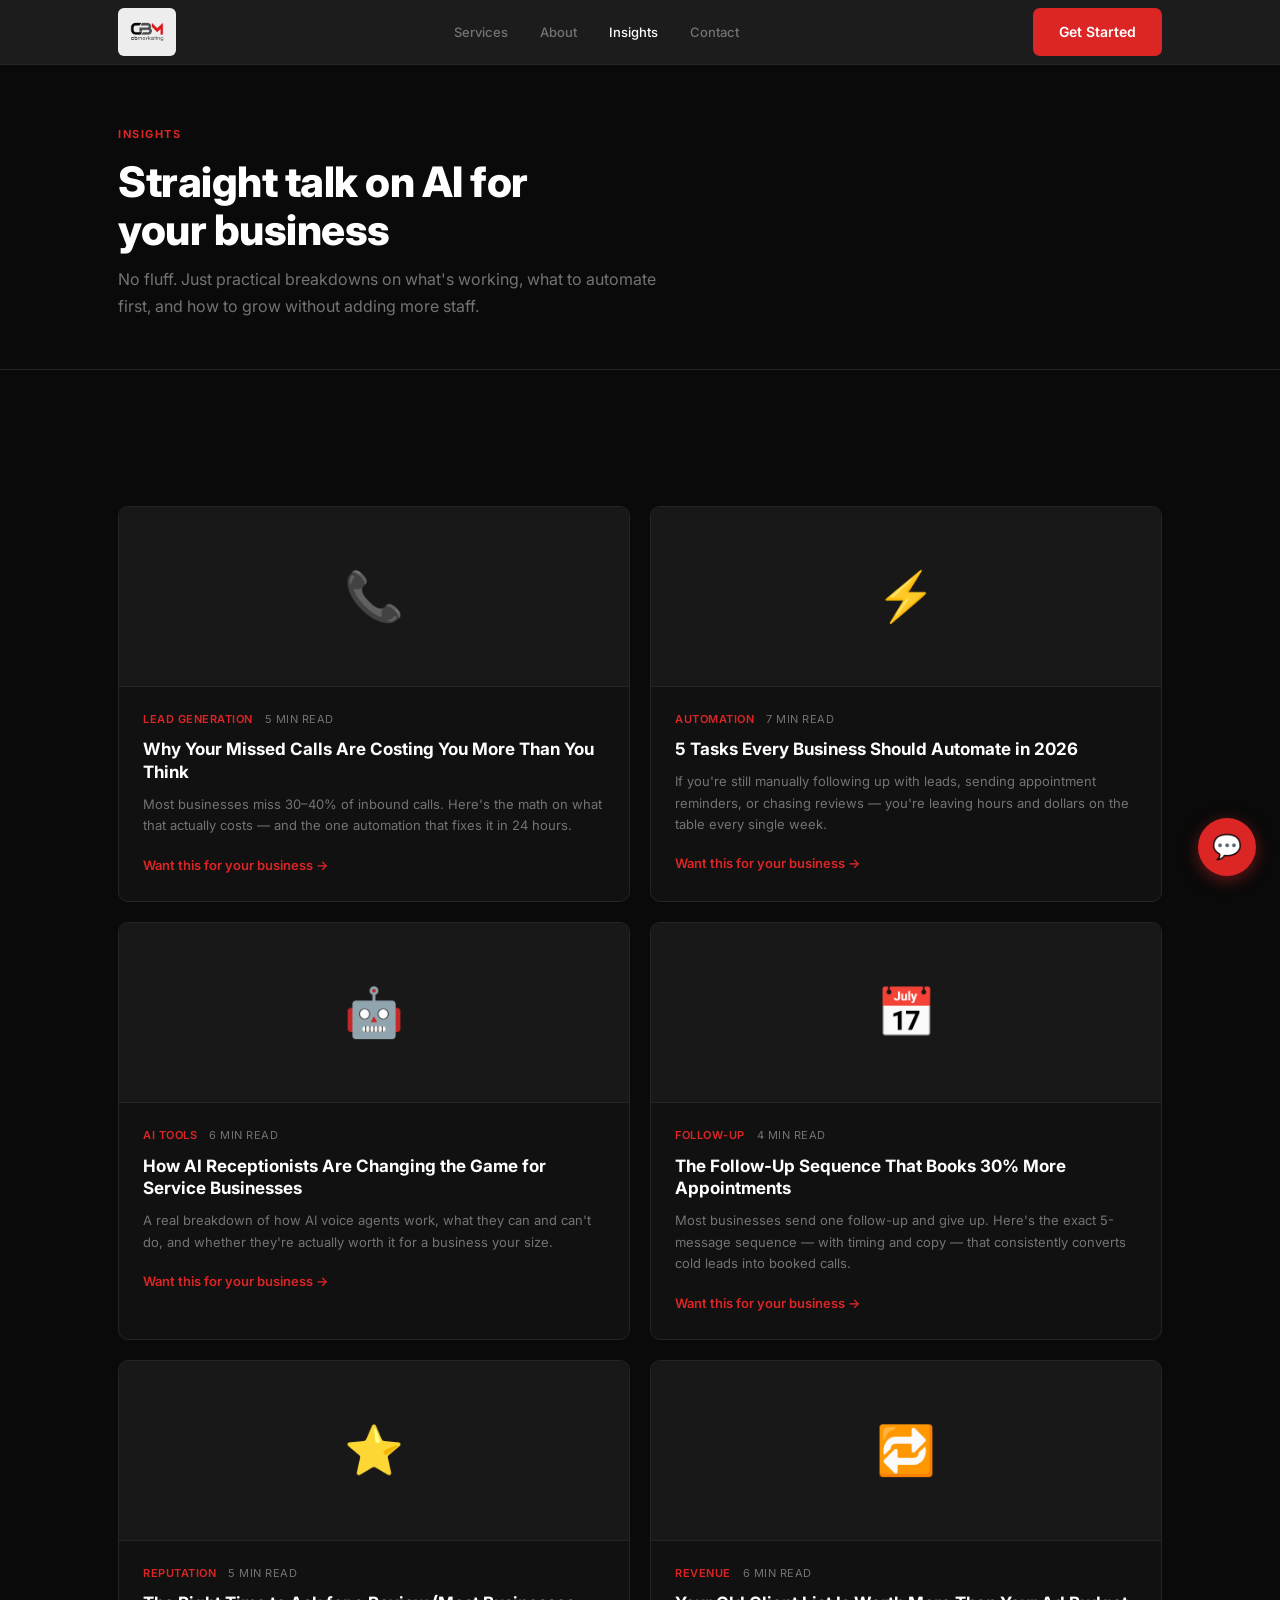
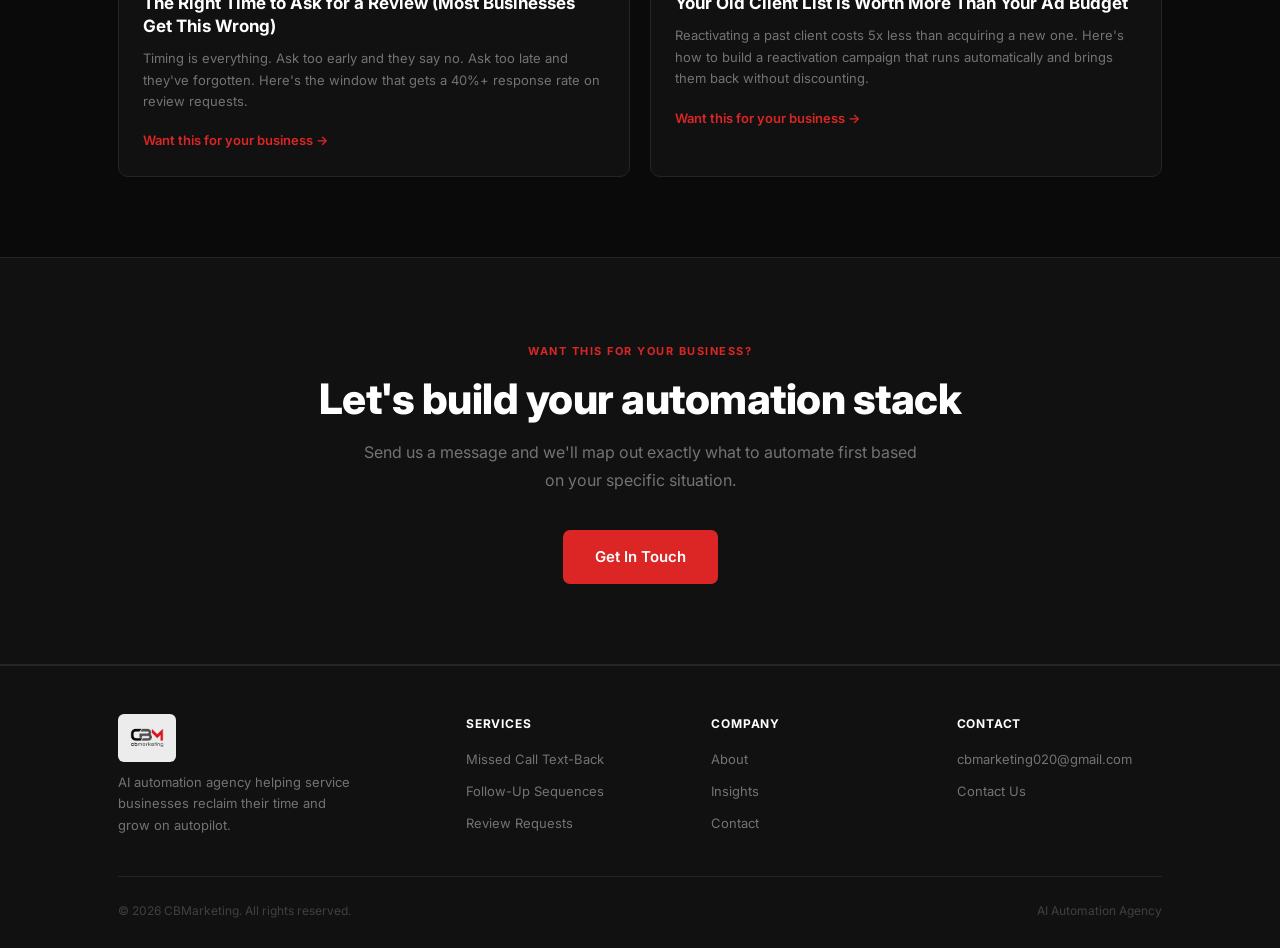
<file: insights.html>
<!DOCTYPE html>
<html lang="en">
<head>
<meta charset="UTF-8"/>
<meta name="viewport" content="width=device-width,initial-scale=1"/>
<title>Insights — CBMarketing</title>
<meta name="description" content="Tips, breakdowns, and strategies for service businesses looking to automate and grow."/>
<link rel="icon" href="/favicon.svg" type="image/svg+xml"/>
<meta property="og:title" content="Insights — CBMarketing"/>
<meta property="og:description" content="Tips, breakdowns, and strategies for service businesses looking to automate and grow."/>
<meta property="og:type" content="website"/>
<meta name="twitter:card" content="summary_large_image"/>
<link rel="stylesheet" href="/css/style.css"/>
</head>
<body>

<nav>
  <div class="nav-inner">
    <a href="/" class="logo"><img src="/img/logo.png" alt="CBMarketing" class="logo-img"/></a>
    <ul class="nav-links">
      <li><a href="/services.html">Services</a></li>
      <li><a href="/about.html">About</a></li>
      <li><a href="/insights.html">Insights</a></li>
      <li><a href="/contact.html">Contact</a></li>
    </ul>
    <a href="/contact.html" class="btn btn-primary nav-cta">Get Started</a>
    <button class="menu-toggle">&#9776;</button>
  </div>
  <div class="mobile-menu">
    <a href="/services.html">Services</a>
    <a href="/about.html">About</a>
    <a href="/insights.html">Insights</a>
    <a href="/contact.html">Contact</a>
    <a href="/contact.html" style="color:#dc2626;font-weight:700">Get Started →</a>
  </div>
</nav>

<div class="page-hero">
  <div class="container">
    <div class="section-label">Insights</div>
    <h1 class="section-title">Straight talk on AI for<br>your business</h1>
    <p class="section-sub">No fluff. Just practical breakdowns on what's working, what to automate first, and how to grow without adding more staff.</p>
  </div>
</div>

<section>
  <div class="container">
    <div class="insights-grid">

      <div class="insight-card">
        <div class="insight-thumb">📞</div>
        <div class="insight-body">
          <div class="insight-meta">
            <span class="cat">Lead Generation</span>
            <span>5 min read</span>
          </div>
          <h3>Why Your Missed Calls Are Costing You More Than You Think</h3>
          <p>Most businesses miss 30–40% of inbound calls. Here's the math on what that actually costs — and the one automation that fixes it in 24 hours.</p>
          <a href="/contact.html" class="read-more">Want this for your business →</a>
        </div>
      </div>

      <div class="insight-card">
        <div class="insight-thumb">⚡</div>
        <div class="insight-body">
          <div class="insight-meta">
            <span class="cat">Automation</span>
            <span>7 min read</span>
          </div>
          <h3>5 Tasks Every Business Should Automate in 2026</h3>
          <p>If you're still manually following up with leads, sending appointment reminders, or chasing reviews — you're leaving hours and dollars on the table every single week.</p>
          <a href="/contact.html" class="read-more">Want this for your business →</a>
        </div>
      </div>

      <div class="insight-card">
        <div class="insight-thumb">🤖</div>
        <div class="insight-body">
          <div class="insight-meta">
            <span class="cat">AI Tools</span>
            <span>6 min read</span>
          </div>
          <h3>How AI Receptionists Are Changing the Game for Service Businesses</h3>
          <p>A real breakdown of how AI voice agents work, what they can and can't do, and whether they're actually worth it for a business your size.</p>
          <a href="/contact.html" class="read-more">Want this for your business →</a>
        </div>
      </div>

      <div class="insight-card">
        <div class="insight-thumb">📅</div>
        <div class="insight-body">
          <div class="insight-meta">
            <span class="cat">Follow-Up</span>
            <span>4 min read</span>
          </div>
          <h3>The Follow-Up Sequence That Books 30% More Appointments</h3>
          <p>Most businesses send one follow-up and give up. Here's the exact 5-message sequence — with timing and copy — that consistently converts cold leads into booked calls.</p>
          <a href="/contact.html" class="read-more">Want this for your business →</a>
        </div>
      </div>

      <div class="insight-card">
        <div class="insight-thumb">⭐</div>
        <div class="insight-body">
          <div class="insight-meta">
            <span class="cat">Reputation</span>
            <span>5 min read</span>
          </div>
          <h3>The Right Time to Ask for a Review (Most Businesses Get This Wrong)</h3>
          <p>Timing is everything. Ask too early and they say no. Ask too late and they've forgotten. Here's the window that gets a 40%+ response rate on review requests.</p>
          <a href="/contact.html" class="read-more">Want this for your business →</a>
        </div>
      </div>

      <div class="insight-card">
        <div class="insight-thumb">🔁</div>
        <div class="insight-body">
          <div class="insight-meta">
            <span class="cat">Revenue</span>
            <span>6 min read</span>
          </div>
          <h3>Your Old Client List Is Worth More Than Your Ad Budget</h3>
          <p>Reactivating a past client costs 5x less than acquiring a new one. Here's how to build a reactivation campaign that runs automatically and brings them back without discounting.</p>
          <a href="/contact.html" class="read-more">Want this for your business →</a>
        </div>
      </div>

    </div>
  </div>
</section>

<div class="cta-section">
  <div class="container">
    <div class="section-label">Want this for your business?</div>
    <h2 class="section-title">Let's build your automation stack</h2>
    <p class="section-sub">Send us a message and we'll map out exactly what to automate first based on your specific situation.</p>
    <a href="/contact.html" class="btn btn-primary btn-lg">Get In Touch</a>
  </div>
</div>

<footer>
  <div class="footer-inner">
    <div class="footer-top">
      <div class="footer-brand">
        <a href="/" class="logo"><img src="/img/logo.png" alt="CBMarketing" class="logo-img"/></a>
        <p>AI automation agency helping service businesses reclaim their time and grow on autopilot.</p>
      </div>
      <div class="footer-col">
        <h4>Services</h4>
        <ul>
          <li><a href="/services.html">Missed Call Text-Back</a></li>
          <li><a href="/services.html">Follow-Up Sequences</a></li>
          <li><a href="/services.html">Review Requests</a></li>
        </ul>
      </div>
      <div class="footer-col">
        <h4>Company</h4>
        <ul>
          <li><a href="/about.html">About</a></li>
          <li><a href="/insights.html">Insights</a></li>
          <li><a href="/contact.html">Contact</a></li>
        </ul>
      </div>
      <div class="footer-col">
        <h4>Contact</h4>
        <ul>
          <li><a href="mailto:cbmarketing020@gmail.com">cbmarketing020@gmail.com</a></li>
          <li><a href="/contact.html">Contact Us</a></li>
        </ul>
      </div>
    </div>
    <div class="footer-bottom">
      <span>© 2026 CBMarketing. All rights reserved.</span>
      <span>AI Automation Agency</span>
    </div>
  </div>
</footer>

<script src="/js/main.js"></script>
</body>
</html>
</file>
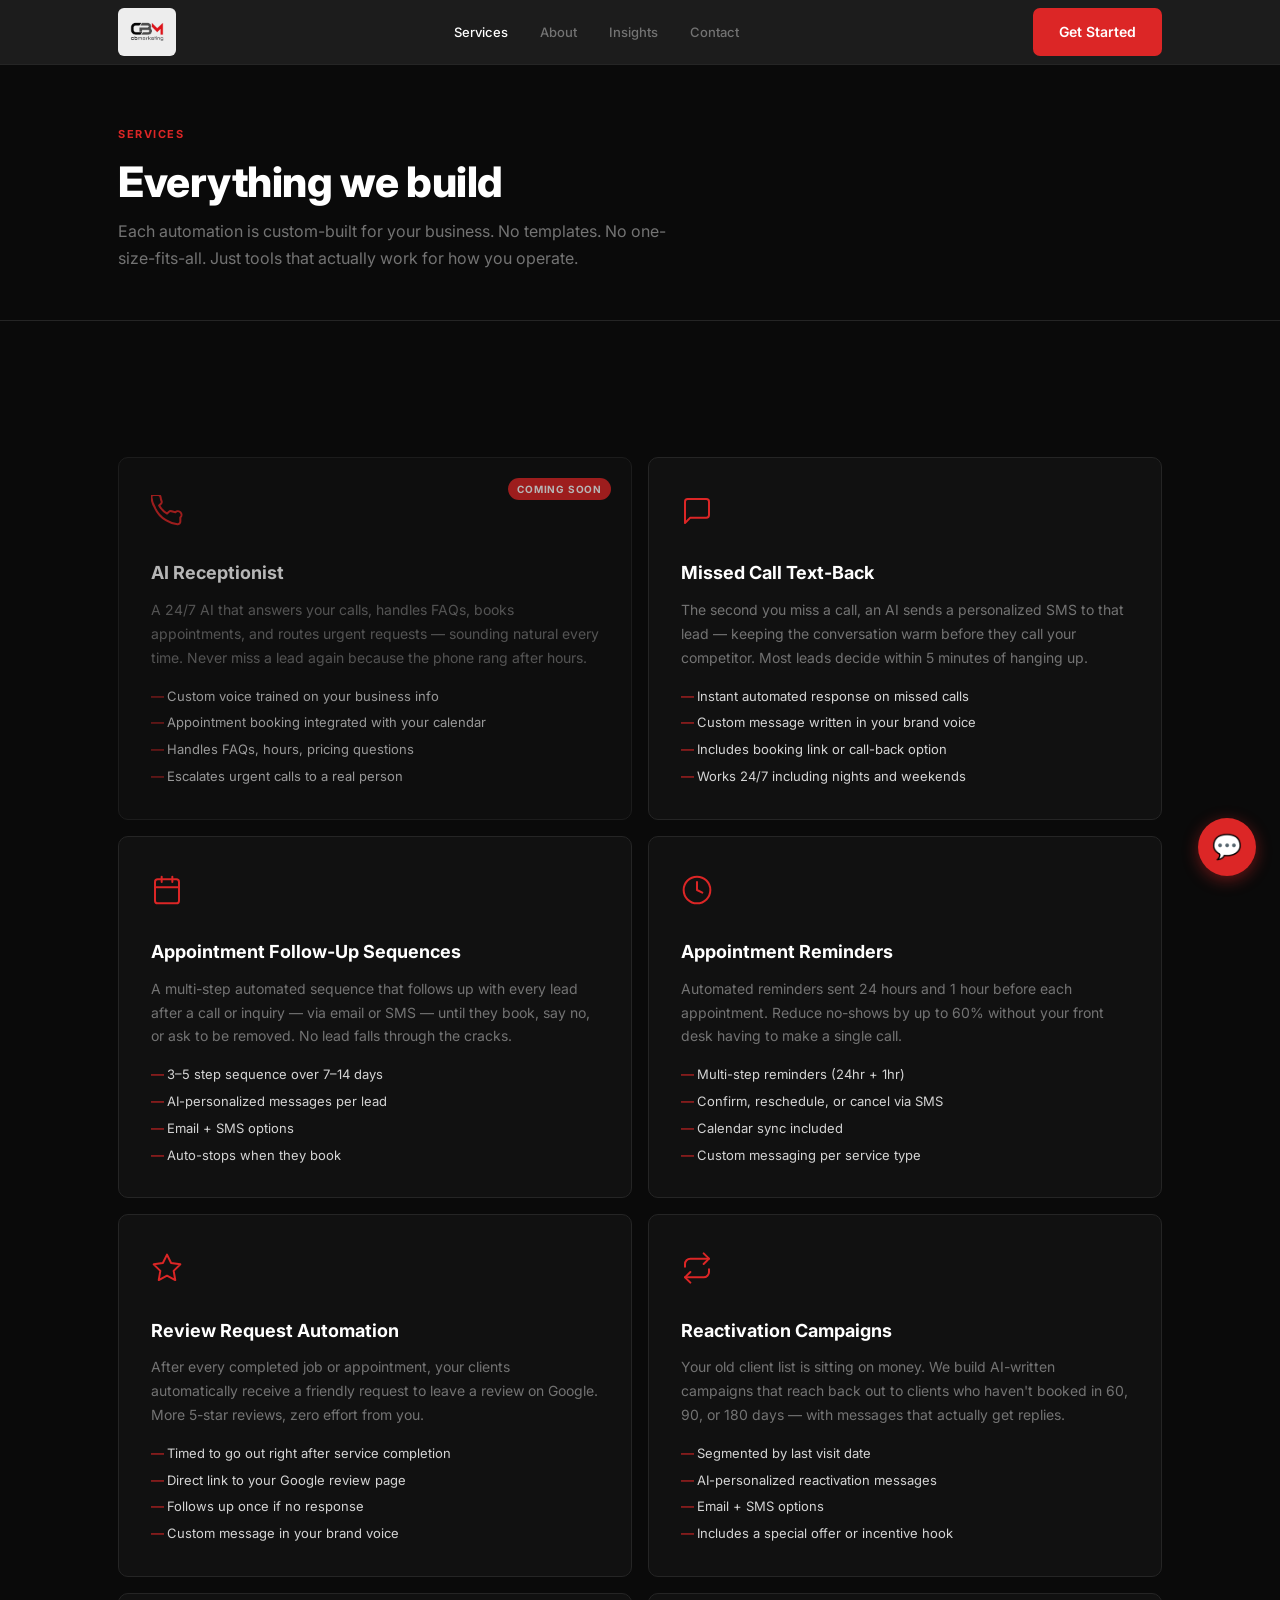
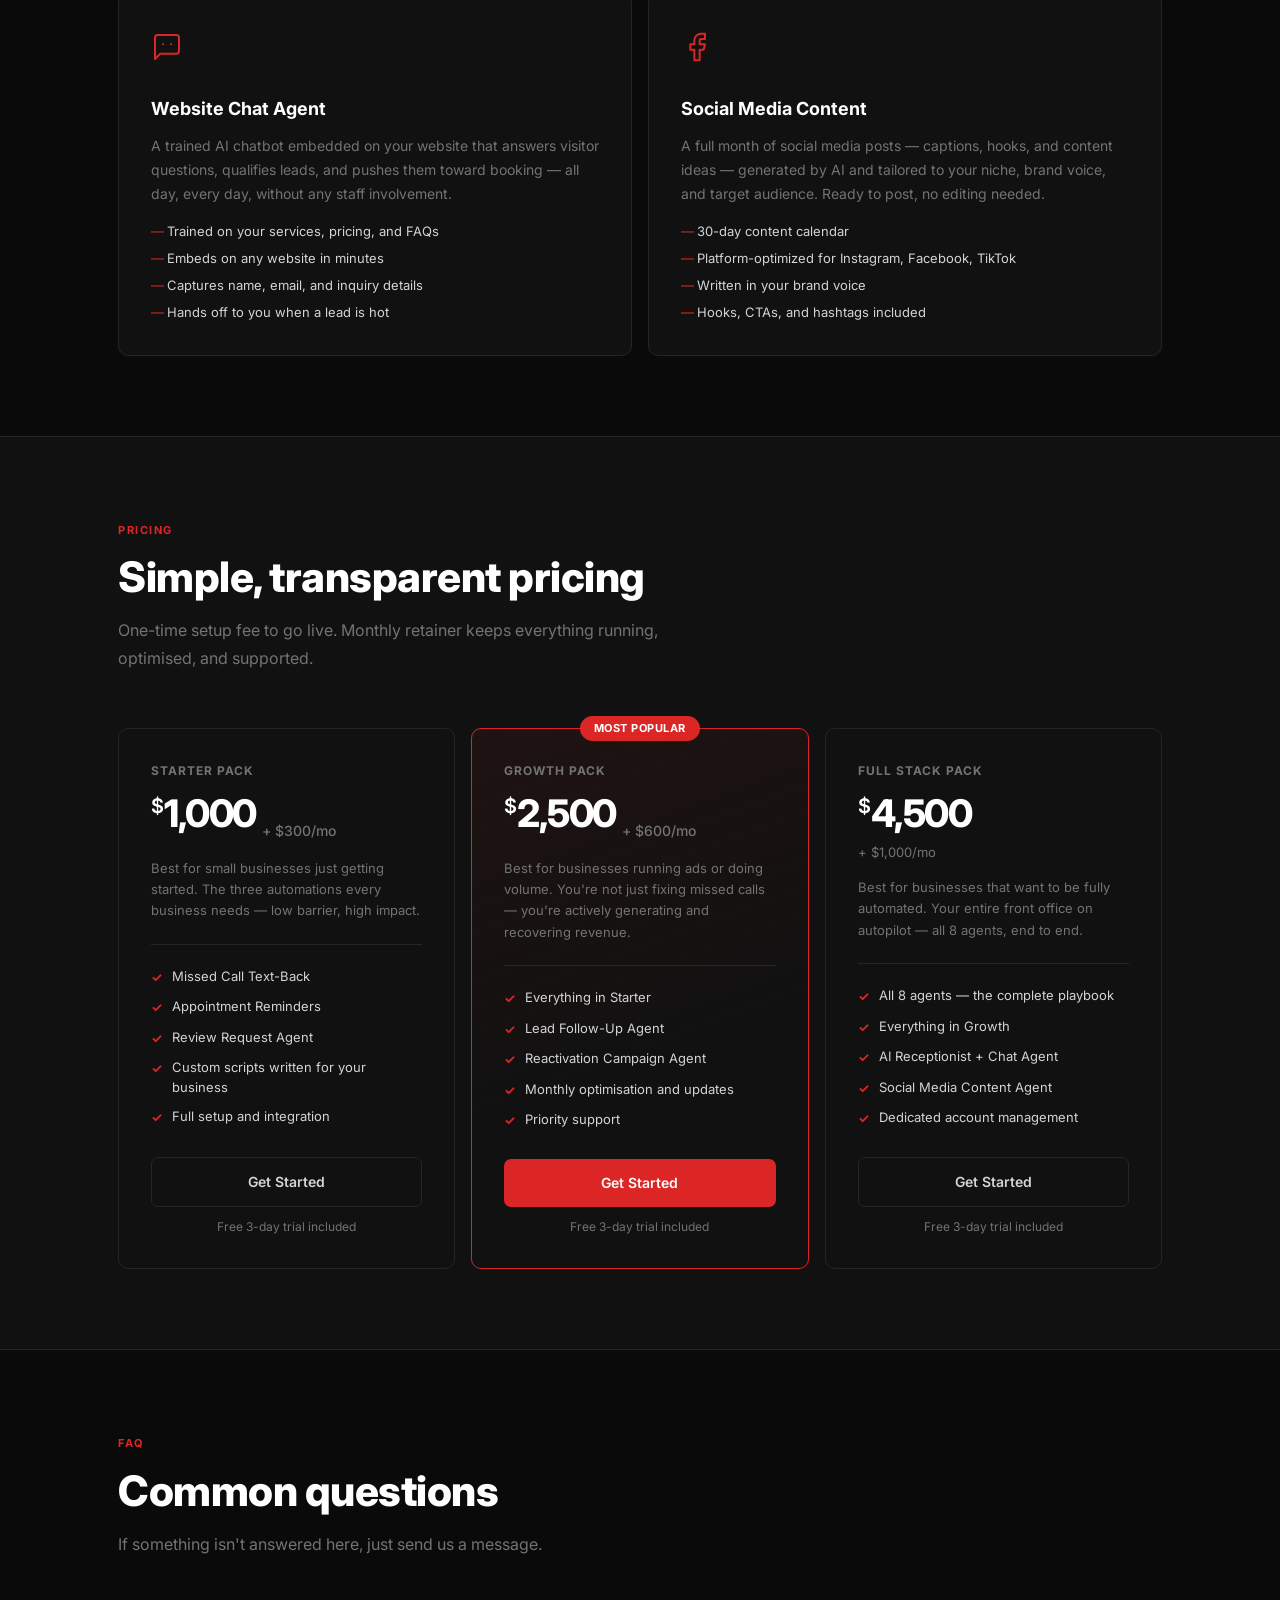
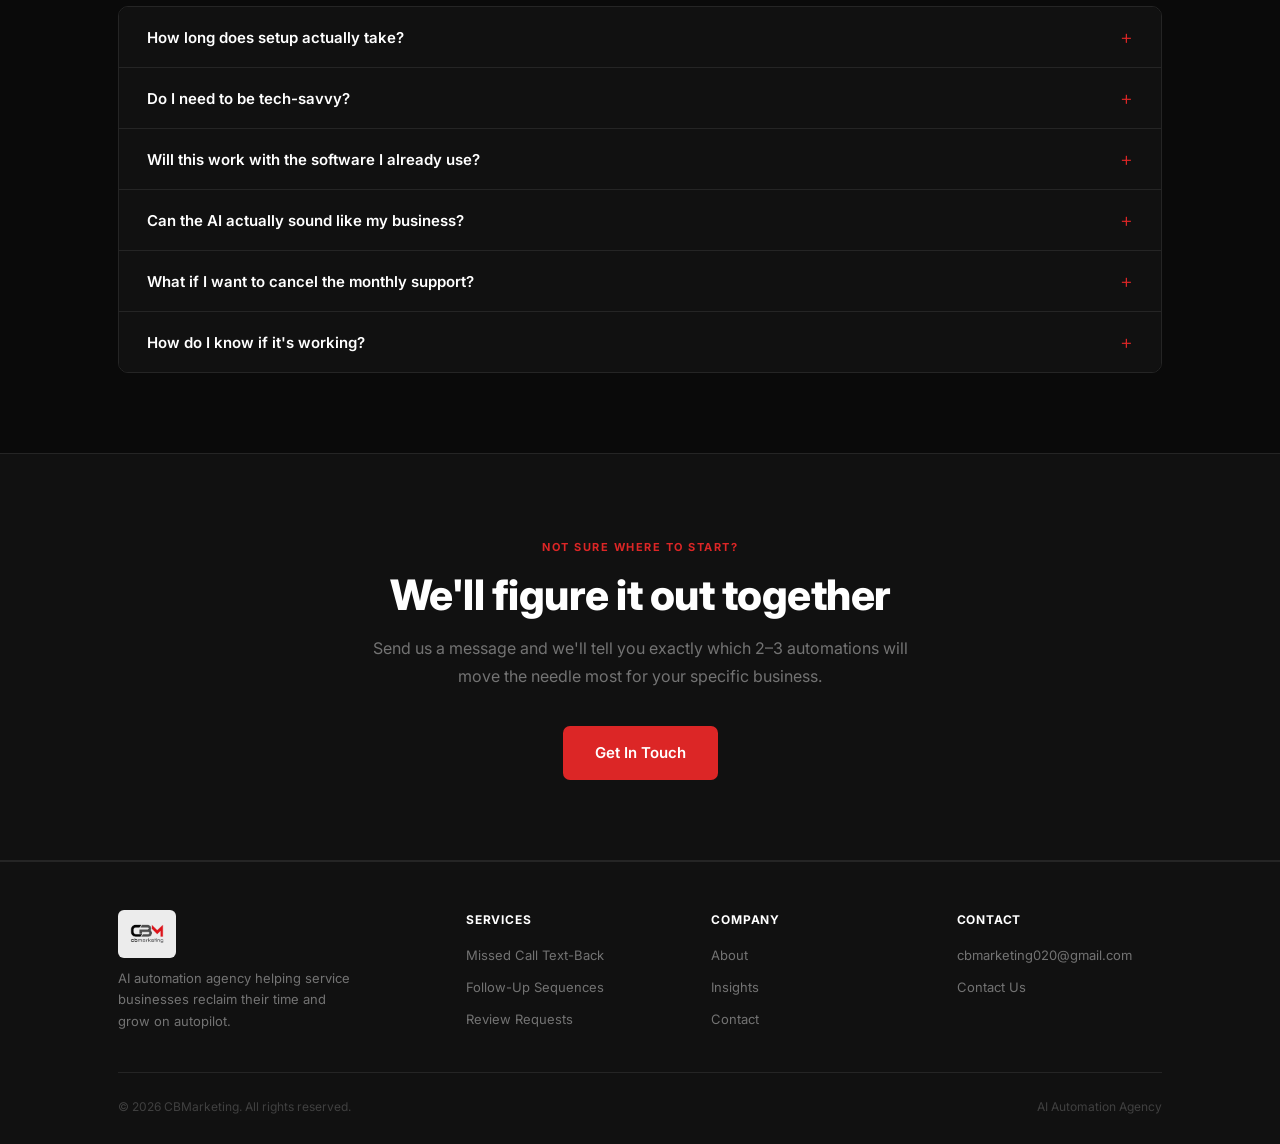
<file: services.html>
<!DOCTYPE html>
<html lang="en">
<head>
<meta charset="UTF-8"/>
<meta name="viewport" content="width=device-width,initial-scale=1"/>
<title>Services — CBMarketing</title>
<meta name="description" content="AI automations built for service businesses. Receptionists, follow-ups, review requests, chat agents, and more."/>
<link rel="icon" href="/favicon.svg" type="image/svg+xml"/>
<meta property="og:title" content="Services — CBMarketing"/>
<meta property="og:description" content="AI automations built for service businesses. Receptionists, follow-ups, review requests, chat agents, and more."/>
<meta property="og:type" content="website"/>
<meta name="twitter:card" content="summary_large_image"/>
<link rel="stylesheet" href="/css/style.css"/>
</head>
<body>

<nav>
  <div class="nav-inner">
    <a href="/" class="logo"><img src="/img/logo.png" alt="CBMarketing" class="logo-img"/></a>
    <ul class="nav-links">
      <li><a href="/services.html">Services</a></li>
      <li><a href="/about.html">About</a></li>
      <li><a href="/insights.html">Insights</a></li>
      <li><a href="/contact.html">Contact</a></li>
    </ul>
    <a href="/contact.html" class="btn btn-primary nav-cta">Get Started</a>
    <button class="menu-toggle">&#9776;</button>
  </div>
  <div class="mobile-menu">
    <a href="/services.html">Services</a>
    <a href="/about.html">About</a>
    <a href="/insights.html">Insights</a>
    <a href="/contact.html">Contact</a>
    <a href="/contact.html" style="color:#dc2626;font-weight:700">Get Started →</a>
  </div>
</nav>

<div class="page-hero">
  <div class="container">
    <div class="section-label">Services</div>
    <h1 class="section-title">Everything we build</h1>
    <p class="section-sub">Each automation is custom-built for your business. No templates. No one-size-fits-all. Just tools that actually work for how you operate.</p>
  </div>
</div>

<section>
  <div class="container">
    <div class="services-list">

      <div class="service-full" style="position:relative;opacity:.7">
        <div style="position:absolute;top:20px;right:20px;background:#dc2626;color:#fff;font-size:10px;font-weight:700;letter-spacing:.08em;padding:3px 9px;border-radius:100px">COMING SOON</div>
        <div class="icon"><svg width="32" height="32" viewBox="0 0 24 24" fill="none" stroke="#dc2626" stroke-width="1.5" stroke-linecap="round" stroke-linejoin="round"><path d="M22 16.92v3a2 2 0 01-2.18 2 19.79 19.79 0 01-8.63-3.07A19.5 19.5 0 013.07 9.81 19.79 19.79 0 01.22 1.18 2 2 0 012.22 0h3a2 2 0 012 1.72 12.84 12.84 0 00.7 2.81 2 2 0 01-.45 2.11L6.09 7.91a16 16 0 006 6l1.27-1.27a2 2 0 012.11-.45 12.84 12.84 0 002.81.7A2 2 0 0122 16.92z"/></svg></div>
        <h3>AI Receptionist</h3>
        <p>A 24/7 AI that answers your calls, handles FAQs, books appointments, and routes urgent requests — sounding natural every time. Never miss a lead again because the phone rang after hours.</p>
        <ul class="perks">
          <li>Custom voice trained on your business info</li>
          <li>Appointment booking integrated with your calendar</li>
          <li>Handles FAQs, hours, pricing questions</li>
          <li>Escalates urgent calls to a real person</li>
        </ul>
      </div>

      <div class="service-full">
        <div class="icon"><svg width="32" height="32" viewBox="0 0 24 24" fill="none" stroke="#dc2626" stroke-width="1.5" stroke-linecap="round" stroke-linejoin="round"><path d="M21 15a2 2 0 01-2 2H7l-4 4V5a2 2 0 012-2h14a2 2 0 012 2z"/></svg></div>
        <h3>Missed Call Text-Back</h3>
        <p>The second you miss a call, an AI sends a personalized SMS to that lead — keeping the conversation warm before they call your competitor. Most leads decide within 5 minutes of hanging up.</p>
        <ul class="perks">
          <li>Instant automated response on missed calls</li>
          <li>Custom message written in your brand voice</li>
          <li>Includes booking link or call-back option</li>
          <li>Works 24/7 including nights and weekends</li>
        </ul>
      </div>

      <div class="service-full">
        <div class="icon"><svg width="32" height="32" viewBox="0 0 24 24" fill="none" stroke="#dc2626" stroke-width="1.5" stroke-linecap="round" stroke-linejoin="round"><rect x="3" y="4" width="18" height="18" rx="2"/><line x1="16" y1="2" x2="16" y2="6"/><line x1="8" y1="2" x2="8" y2="6"/><line x1="3" y1="10" x2="21" y2="10"/></svg></div>
        <h3>Appointment Follow-Up Sequences</h3>
        <p>A multi-step automated sequence that follows up with every lead after a call or inquiry — via email or SMS — until they book, say no, or ask to be removed. No lead falls through the cracks.</p>
        <ul class="perks">
          <li>3–5 step sequence over 7–14 days</li>
          <li>AI-personalized messages per lead</li>
          <li>Email + SMS options</li>
          <li>Auto-stops when they book</li>
        </ul>
      </div>

      <div class="service-full">
        <div class="icon"><svg width="32" height="32" viewBox="0 0 24 24" fill="none" stroke="#dc2626" stroke-width="1.5" stroke-linecap="round" stroke-linejoin="round"><circle cx="12" cy="12" r="10"/><polyline points="12 6 12 12 16 14"/></svg></div>
        <h3>Appointment Reminders</h3>
        <p>Automated reminders sent 24 hours and 1 hour before each appointment. Reduce no-shows by up to 60% without your front desk having to make a single call.</p>
        <ul class="perks">
          <li>Multi-step reminders (24hr + 1hr)</li>
          <li>Confirm, reschedule, or cancel via SMS</li>
          <li>Calendar sync included</li>
          <li>Custom messaging per service type</li>
        </ul>
      </div>

      <div class="service-full">
        <div class="icon"><svg width="32" height="32" viewBox="0 0 24 24" fill="none" stroke="#dc2626" stroke-width="1.5" stroke-linecap="round" stroke-linejoin="round"><polygon points="12 2 15.09 8.26 22 9.27 17 14.14 18.18 21.02 12 17.77 5.82 21.02 7 14.14 2 9.27 8.91 8.26 12 2"/></svg></div>
        <h3>Review Request Automation</h3>
        <p>After every completed job or appointment, your clients automatically receive a friendly request to leave a review on Google. More 5-star reviews, zero effort from you.</p>
        <ul class="perks">
          <li>Timed to go out right after service completion</li>
          <li>Direct link to your Google review page</li>
          <li>Follows up once if no response</li>
          <li>Custom message in your brand voice</li>
        </ul>
      </div>

      <div class="service-full">
        <div class="icon"><svg width="32" height="32" viewBox="0 0 24 24" fill="none" stroke="#dc2626" stroke-width="1.5" stroke-linecap="round" stroke-linejoin="round"><polyline points="17 1 21 5 17 9"/><path d="M3 11V9a4 4 0 014-4h14"/><polyline points="7 23 3 19 7 15"/><path d="M21 13v2a4 4 0 01-4 4H3"/></svg></div>
        <h3>Reactivation Campaigns</h3>
        <p>Your old client list is sitting on money. We build AI-written campaigns that reach back out to clients who haven't booked in 60, 90, or 180 days — with messages that actually get replies.</p>
        <ul class="perks">
          <li>Segmented by last visit date</li>
          <li>AI-personalized reactivation messages</li>
          <li>Email + SMS options</li>
          <li>Includes a special offer or incentive hook</li>
        </ul>
      </div>

      <div class="service-full">
        <div class="icon"><svg width="32" height="32" viewBox="0 0 24 24" fill="none" stroke="#dc2626" stroke-width="1.5" stroke-linecap="round" stroke-linejoin="round"><path d="M21 15a2 2 0 01-2 2H7l-4 4V5a2 2 0 012-2h14a2 2 0 012 2z"/><line x1="9" y1="10" x2="9" y2="10"/><line x1="15" y1="10" x2="15" y2="10"/></svg></div>
        <h3>Website Chat Agent</h3>
        <p>A trained AI chatbot embedded on your website that answers visitor questions, qualifies leads, and pushes them toward booking — all day, every day, without any staff involvement.</p>
        <ul class="perks">
          <li>Trained on your services, pricing, and FAQs</li>
          <li>Embeds on any website in minutes</li>
          <li>Captures name, email, and inquiry details</li>
          <li>Hands off to you when a lead is hot</li>
        </ul>
      </div>

      <div class="service-full">
        <div class="icon"><svg width="32" height="32" viewBox="0 0 24 24" fill="none" stroke="#dc2626" stroke-width="1.5" stroke-linecap="round" stroke-linejoin="round"><path d="M18 2h-3a5 5 0 00-5 5v3H7v4h3v8h4v-8h3l1-4h-4V7a1 1 0 011-1h3z"/></svg></div>
        <h3>Social Media Content</h3>
        <p>A full month of social media posts — captions, hooks, and content ideas — generated by AI and tailored to your niche, brand voice, and target audience. Ready to post, no editing needed.</p>
        <ul class="perks">
          <li>30-day content calendar</li>
          <li>Platform-optimized for Instagram, Facebook, TikTok</li>
          <li>Written in your brand voice</li>
          <li>Hooks, CTAs, and hashtags included</li>
        </ul>
      </div>

    </div>
  </div>
</section>

<!-- Pricing -->
<section style="background:var(--bg2);border-top:1px solid var(--border);border-bottom:1px solid var(--border)">
  <div class="container">
    <div class="section-label">Pricing</div>
    <h2 class="section-title">Simple, transparent pricing</h2>
    <p class="section-sub">One-time setup fee to go live. Monthly retainer keeps everything running, optimised, and supported.</p>
    <div class="pricing-grid">
      <div class="pricing-card">
        <div class="pricing-name">Starter Pack</div>
        <div class="pricing-price"><sup>$</sup>1,000 <sub>+ $300/mo</sub></div>
        <div class="pricing-desc">Best for small businesses just getting started. The three automations every business needs — low barrier, high impact.</div>
        <ul class="pricing-features">
          <li>Missed Call Text-Back</li>
          <li>Appointment Reminders</li>
          <li>Review Request Agent</li>
          <li>Custom scripts written for your business</li>
          <li>Full setup and integration</li>
        </ul>
        <a href="/contact.html" class="btn btn-ghost" style="width:100%;justify-content:center">Get Started</a>
        <p style="text-align:center;font-size:12px;color:var(--g2);margin-top:10px">Free 3-day trial included</p>
      </div>
      <div class="pricing-card featured">
        <div class="pricing-badge">MOST POPULAR</div>
        <div class="pricing-name">Growth Pack</div>
        <div class="pricing-price"><sup>$</sup>2,500 <sub>+ $600/mo</sub></div>
        <div class="pricing-desc">Best for businesses running ads or doing volume. You're not just fixing missed calls — you're actively generating and recovering revenue.</div>
        <ul class="pricing-features">
          <li>Everything in Starter</li>
          <li>Lead Follow-Up Agent</li>
          <li>Reactivation Campaign Agent</li>
          <li>Monthly optimisation and updates</li>
          <li>Priority support</li>
        </ul>
        <a href="/contact.html" class="btn btn-primary" style="width:100%;justify-content:center">Get Started</a>
        <p style="text-align:center;font-size:12px;color:var(--g2);margin-top:10px">Free 3-day trial included</p>
      </div>
      <div class="pricing-card">
        <div class="pricing-name">Full Stack Pack</div>
        <div class="pricing-price"><sup>$</sup>4,500</div>
        <div style="font-size:13px;color:var(--g2);margin-top:4px">+ $1,000/mo</div>
        <div class="pricing-desc">Best for businesses that want to be fully automated. Your entire front office on autopilot — all 8 agents, end to end.</div>
        <ul class="pricing-features">
          <li>All 8 agents — the complete playbook</li>
          <li>Everything in Growth</li>
          <li>AI Receptionist + Chat Agent</li>
          <li>Social Media Content Agent</li>
          <li>Dedicated account management</li>
        </ul>
        <a href="/contact.html" class="btn btn-ghost" style="width:100%;justify-content:center">Get Started</a>
        <p style="text-align:center;font-size:12px;color:var(--g2);margin-top:10px">Free 3-day trial included</p>
      </div>
    </div>
  </div>
</section>

<!-- FAQ -->
<section>
  <div class="container">
    <div class="section-label">FAQ</div>
    <h2 class="section-title">Common questions</h2>
    <p class="section-sub">If something isn't answered here, just send us a message.</p>
    <div class="faq-list">
      <div class="faq-item">
        <button class="faq-q">How long does setup actually take?<span class="faq-icon">+</span></button>
        <div class="faq-a">Most single automations are live within 24–48 hours. A full Growth package typically takes 3–5 days. We handle everything — you just answer a few questions about your business upfront.</div>
      </div>
      <div class="faq-item">
        <button class="faq-q">Do I need to be tech-savvy?<span class="faq-icon">+</span></button>
        <div class="faq-a">Not at all. We build everything, integrate it with your existing setup, and walk you through how it works. If something ever breaks or needs updating, you message us — not your IT guy.</div>
      </div>
      <div class="faq-item">
        <button class="faq-q">Will this work with the software I already use?<span class="faq-icon">+</span></button>
        <div class="faq-a">In most cases, yes. We work with the tools most businesses already have — Google Calendar, most CRMs, phone systems, and website platforms. We'll confirm compatibility before we start.</div>
      </div>
      <div class="faq-item">
        <button class="faq-q">Can the AI actually sound like my business?<span class="faq-icon">+</span></button>
        <div class="faq-a">Yes — every script, message, and response is written specifically for your business, your tone, and your industry. Nothing is copy-pasted from a template. Clients regularly don't realise they're talking to an AI.</div>
      </div>
      <div class="faq-item">
        <button class="faq-q">What if I want to cancel the monthly support?<span class="faq-icon">+</span></button>
        <div class="faq-a">No long contracts. Cancel the monthly plan any time with 30 days notice. The automations we've built are yours to keep — they don't stop working if you stop the retainer.</div>
      </div>
      <div class="faq-item">
        <button class="faq-q">How do I know if it's working?<span class="faq-icon">+</span></button>
        <div class="faq-a">We set up simple tracking from day one — calls handled, texts sent, reviews collected, appointments booked. Growth and Full Stack clients get a monthly performance summary so you always know exactly what the automations are doing.</div>
      </div>
    </div>
  </div>
</section>

<div class="cta-section">
  <div class="container">
    <div class="section-label">Not sure where to start?</div>
    <h2 class="section-title">We'll figure it out together</h2>
    <p class="section-sub">Send us a message and we'll tell you exactly which 2–3 automations will move the needle most for your specific business.</p>
    <a href="/contact.html" class="btn btn-primary btn-lg">Get In Touch</a>
  </div>
</div>

<footer>
  <div class="footer-inner">
    <div class="footer-top">
      <div class="footer-brand">
        <a href="/" class="logo"><img src="/img/logo.png" alt="CBMarketing" class="logo-img"/></a>
        <p>AI automation agency helping service businesses reclaim their time and grow on autopilot.</p>
      </div>
      <div class="footer-col">
        <h4>Services</h4>
        <ul>
          <li><a href="/services.html">Missed Call Text-Back</a></li>
          <li><a href="/services.html">Follow-Up Sequences</a></li>
          <li><a href="/services.html">Review Requests</a></li>
        </ul>
      </div>
      <div class="footer-col">
        <h4>Company</h4>
        <ul>
          <li><a href="/about.html">About</a></li>
          <li><a href="/insights.html">Insights</a></li>
          <li><a href="/contact.html">Contact</a></li>
        </ul>
      </div>
      <div class="footer-col">
        <h4>Contact</h4>
        <ul>
          <li><a href="mailto:cbmarketing020@gmail.com">cbmarketing020@gmail.com</a></li>
          <li><a href="/contact.html">Contact Us</a></li>
        </ul>
      </div>
    </div>
    <div class="footer-bottom">
      <span>© 2026 CBMarketing. All rights reserved.</span>
      <span>AI Automation Agency</span>
    </div>
  </div>
</footer>

<script src="/js/main.js"></script>
</body>
</html>
</file>
<file: css/style.css>
@import url('https://fonts.googleapis.com/css2?family=Inter:wght@300;400;500;600;700;800&display=swap');

:root {
  --bg:     #0a0a0a;
  --bg2:    #111111;
  --bg3:    #181818;
  --border: #252525;
  --red:    #dc2626;
  --red2:   #b91c1c;
  --white:  #ffffff;
  --g1:     #d4d4d4;
  --g2:     #737373;
  --g3:     #404040;
}

*, *::before, *::after { box-sizing: border-box; margin: 0; padding: 0; }

html { scroll-behavior: smooth; }

body {
  font-family: 'Inter', -apple-system, sans-serif;
  background: var(--bg);
  color: var(--g1);
  line-height: 1.6;
  font-size: 15px;
}

a { color: inherit; text-decoration: none; }
img { max-width: 100%; display: block; }

/* ── Layout ── */
.container { max-width: 1100px; margin: 0 auto; padding: 0 28px; }
section { padding: 80px 0; }
.section-label {
  display: inline-block;
  font-size: 11px;
  font-weight: 700;
  letter-spacing: 1.5px;
  text-transform: uppercase;
  color: var(--red);
  margin-bottom: 14px;
}
.section-title {
  font-size: clamp(28px, 4vw, 42px);
  font-weight: 800;
  color: var(--white);
  line-height: 1.15;
  letter-spacing: -.5px;
  margin-bottom: 16px;
}
.section-sub {
  font-size: 16px;
  color: var(--g2);
  max-width: 560px;
  line-height: 1.7;
}
.text-center { text-align: center; }
.text-center .section-sub { margin: 0 auto; }

/* ── Buttons ── */
.btn {
  display: inline-flex;
  align-items: center;
  gap: 8px;
  padding: 13px 26px;
  border-radius: 7px;
  font-size: 14px;
  font-weight: 600;
  cursor: pointer;
  border: none;
  transition: all .15s;
  font-family: inherit;
}
.btn-primary {
  background: var(--red);
  color: #fff;
}
.btn-primary:hover { background: var(--red2); transform: translateY(-1px); }
.btn-ghost {
  background: transparent;
  color: var(--g1);
  border: 1px solid var(--border);
}
.btn-ghost:hover { border-color: var(--g3); background: var(--bg3); }
.btn-lg { padding: 15px 32px; font-size: 15px; }
.btn-group { display: flex; gap: 12px; flex-wrap: wrap; }

/* ── Nav ── */
nav {
  position: sticky;
  top: 0;
  z-index: 100;
  background: rgba(30,30,30,.96);
  backdrop-filter: blur(12px);
  border-bottom: 1px solid var(--border);
}
.nav-inner {
  display: flex;
  align-items: center;
  justify-content: space-between;
  height: 64px;
  max-width: 1100px;
  margin: 0 auto;
  padding: 0 28px;
}
.logo {
  font-size: 18px;
  font-weight: 800;
  color: var(--white);
  letter-spacing: -.4px;
}
.logo span { color: var(--red); }
.logo-img {
  height: 48px;
  width: auto;
  display: block;
  background: rgba(255,255,255,0.92);
  border-radius: 6px;
  padding: 3px 8px;
}
.nav-links {
  display: flex;
  align-items: center;
  gap: 32px;
  list-style: none;
}
.nav-links a {
  font-size: 13px;
  font-weight: 500;
  color: var(--g2);
  transition: color .15s;
}
.nav-links a:hover, .nav-links a.active { color: var(--white); }
.nav-cta { margin-left: 16px; }
.menu-toggle {
  display: none;
  background: none;
  border: none;
  color: var(--g1);
  font-size: 22px;
  cursor: pointer;
  padding: 4px;
}
.mobile-menu {
  display: none;
  flex-direction: column;
  background: var(--bg2);
  border-top: 1px solid var(--border);
  padding: 16px 28px;
  gap: 4px;
}
.mobile-menu a {
  display: block;
  padding: 11px 0;
  font-size: 15px;
  font-weight: 500;
  color: var(--g1);
  border-bottom: 1px solid var(--border);
}
.mobile-menu a:last-child { border: none; }
.mobile-menu.open { display: flex; }

/* ── Hero ── */
.hero {
  padding: 96px 0 72px;
  position: relative;
  overflow: hidden;
}
.hero::before {
  content: '';
  position: absolute;
  top: -200px;
  right: -200px;
  width: 600px;
  height: 600px;
  background: radial-gradient(circle, rgba(220,38,38,.12) 0%, transparent 70%);
  pointer-events: none;
}
.hero-eyebrow {
  display: inline-flex;
  align-items: center;
  gap: 8px;
  background: var(--bg3);
  border: 1px solid var(--border);
  border-radius: 100px;
  padding: 5px 14px;
  font-size: 12px;
  color: var(--g2);
  margin-bottom: 28px;
}
.hero-eyebrow span { color: var(--red); font-weight: 600; }
.hero h1 {
  font-size: clamp(36px, 6vw, 68px);
  font-weight: 800;
  color: var(--white);
  line-height: 1.08;
  letter-spacing: -1.5px;
  margin-bottom: 24px;
  max-width: 780px;
}
.hero h1 em {
  font-style: normal;
  color: var(--red);
}
.hero p {
  font-size: 17px;
  color: var(--g2);
  max-width: 520px;
  margin-bottom: 40px;
  line-height: 1.75;
}

/* ── Stats bar ── */
.stats-bar {
  padding: 0;
  border-top: 1px solid var(--border);
  border-bottom: 1px solid var(--border);
  background: var(--bg2);
}
.stats-inner {
  display: grid;
  grid-template-columns: repeat(4, 1fr);
  max-width: 1100px;
  margin: 0 auto;
  padding: 0 28px;
}
.stat-item {
  padding: 28px 0;
  text-align: center;
  border-right: 1px solid var(--border);
}
.stat-item:last-child { border: none; }
.stat-num {
  font-size: 32px;
  font-weight: 800;
  color: var(--white);
  letter-spacing: -1px;
  line-height: 1;
}
.stat-num span { color: var(--red); }
.stat-label { font-size: 12px; color: var(--g2); margin-top: 4px; }

/* ── Service cards ── */
.services-grid {
  display: grid;
  grid-template-columns: repeat(3, 1fr);
  gap: 1px;
  background: var(--border);
  border: 1px solid var(--border);
  border-radius: 10px;
  overflow: hidden;
  margin-top: 56px;
}
.service-card {
  background: var(--bg2);
  padding: 32px 28px;
  transition: background .15s;
  display: flex;
  flex-direction: column;
}
.service-card:hover { background: var(--bg3); }
.service-card p { flex: 1; }
.service-icon {
  font-size: 28px;
  margin-bottom: 16px;
}
.service-card h3 {
  font-size: 16px;
  font-weight: 700;
  color: var(--white);
  margin-bottom: 8px;
}
.service-card p {
  font-size: 13px;
  color: var(--g2);
  line-height: 1.65;
}
.service-card .tag {
  display: inline-block;
  margin-top: 14px;
  font-size: 11px;
  font-weight: 600;
  color: var(--red);
  letter-spacing: .4px;
}

/* ── Services page full cards ── */
.services-list {
  display: grid;
  grid-template-columns: repeat(2, 1fr);
  gap: 16px;
  margin-top: 56px;
}
.service-full {
  background: var(--bg2);
  border: 1px solid var(--border);
  border-radius: 10px;
  padding: 32px;
  transition: border-color .15s;
}
.service-full:hover { border-color: var(--g3); }
.service-full .icon { font-size: 32px; margin-bottom: 18px; }
.service-full h3 {
  font-size: 18px;
  font-weight: 700;
  color: var(--white);
  margin-bottom: 10px;
}
.service-full p {
  font-size: 14px;
  color: var(--g2);
  line-height: 1.7;
  margin-bottom: 16px;
}
.service-full .perks {
  list-style: none;
  display: flex;
  flex-direction: column;
  gap: 6px;
}
.service-full .perks li {
  font-size: 13px;
  color: var(--g1);
  padding-left: 16px;
  position: relative;
}
.service-full .perks li::before {
  content: '—';
  position: absolute;
  left: 0;
  color: var(--red);
}

/* ── How it works ── */
.steps { margin-top: 56px; }
.step {
  display: grid;
  grid-template-columns: 56px 1fr;
  gap: 24px;
  align-items: flex-start;
  padding: 32px 0;
  border-bottom: 1px solid var(--border);
}
.step:last-child { border: none; }
.step-num {
  width: 56px;
  height: 56px;
  border-radius: 50%;
  background: var(--bg3);
  border: 1px solid var(--border);
  display: flex;
  align-items: center;
  justify-content: center;
  font-size: 18px;
  font-weight: 800;
  color: var(--red);
  flex-shrink: 0;
}
.step h3 {
  font-size: 17px;
  font-weight: 700;
  color: var(--white);
  margin-bottom: 6px;
}
.step p { font-size: 14px; color: var(--g2); line-height: 1.7; }

/* ── Who we work with ── */
.niches {
  display: flex;
  flex-wrap: wrap;
  gap: 10px;
  margin-top: 32px;
}
.niche-tag {
  background: var(--bg3);
  border: 1px solid var(--border);
  border-radius: 100px;
  padding: 7px 16px;
  font-size: 13px;
  color: var(--g1);
}

/* ── Insights ── */
.insights-grid {
  display: grid;
  grid-template-columns: repeat(2, 1fr);
  gap: 20px;
  margin-top: 56px;
}
.insight-card {
  background: var(--bg2);
  border: 1px solid var(--border);
  border-radius: 10px;
  overflow: hidden;
  transition: border-color .15s;
}
.insight-card:hover { border-color: var(--g3); }
.insight-thumb {
  height: 180px;
  background: var(--bg3);
  display: flex;
  align-items: center;
  justify-content: center;
  font-size: 48px;
  border-bottom: 1px solid var(--border);
}
.insight-body { padding: 24px; }
.insight-meta {
  display: flex;
  gap: 12px;
  font-size: 11px;
  color: var(--g2);
  margin-bottom: 10px;
  text-transform: uppercase;
  letter-spacing: .5px;
}
.insight-meta .cat { color: var(--red); font-weight: 600; }
.insight-card h3 {
  font-size: 17px;
  font-weight: 700;
  color: var(--white);
  margin-bottom: 10px;
  line-height: 1.35;
}
.insight-card p { font-size: 13px; color: var(--g2); line-height: 1.65; margin-bottom: 16px; }
.read-more {
  font-size: 13px;
  font-weight: 600;
  color: var(--red);
  display: inline-flex;
  align-items: center;
  gap: 4px;
}

/* ── About ── */
.about-grid {
  display: grid;
  grid-template-columns: 1fr 1fr;
  gap: 64px;
  align-items: center;
}
.about-img {
  aspect-ratio: 1;
  background: var(--bg3);
  border: 1px solid var(--border);
  border-radius: 12px;
  display: flex;
  align-items: center;
  justify-content: center;
  font-size: 80px;
}
.values { margin-top: 32px; display: flex; flex-direction: column; gap: 20px; }
.value {
  display: flex;
  gap: 16px;
  align-items: flex-start;
}
.value-dot {
  width: 8px;
  height: 8px;
  background: var(--red);
  border-radius: 50%;
  margin-top: 7px;
  flex-shrink: 0;
}
.value h4 { font-size: 14px; font-weight: 700; color: var(--white); margin-bottom: 4px; }
.value p { font-size: 13px; color: var(--g2); line-height: 1.6; }

/* ── Contact form ── */
.contact-grid {
  display: grid;
  grid-template-columns: 1fr 420px;
  gap: 64px;
  align-items: flex-start;
}
.contact-info { padding-top: 8px; }
.contact-info .section-sub { margin-bottom: 40px; }
.contact-detail {
  display: flex;
  gap: 14px;
  align-items: center;
  padding: 16px 0;
  border-bottom: 1px solid var(--border);
}
.contact-detail:first-of-type { border-top: 1px solid var(--border); }
.contact-detail .icon { font-size: 20px; width: 28px; }
.contact-detail span { font-size: 14px; color: var(--g2); }
.contact-detail a { color: var(--g1); font-weight: 500; }
.contact-detail a:hover { color: var(--white); }

.form-card {
  background: var(--bg2);
  border: 1px solid var(--border);
  border-radius: 12px;
  padding: 32px;
}
.form-card h3 {
  font-size: 18px;
  font-weight: 700;
  color: var(--white);
  margin-bottom: 24px;
}
.fg { margin-bottom: 16px; }
.fg label {
  display: block;
  font-size: 12px;
  font-weight: 600;
  color: var(--g2);
  text-transform: uppercase;
  letter-spacing: .5px;
  margin-bottom: 6px;
}
.fg input, .fg select, .fg textarea {
  width: 100%;
  background: var(--bg3);
  border: 1px solid var(--border);
  border-radius: 7px;
  padding: 11px 14px;
  font-size: 14px;
  color: var(--white);
  font-family: inherit;
  transition: border-color .15s;
  outline: none;
}
.fg input:focus, .fg select:focus, .fg textarea:focus {
  border-color: var(--red);
}
.fg textarea { resize: vertical; min-height: 110px; }
.fg select option { background: var(--bg3); }
.form-success {
  display: none;
  text-align: center;
  padding: 32px 0;
}
.form-success .icon { font-size: 48px; margin-bottom: 14px; }
.form-success h3 { color: var(--white); margin-bottom: 8px; }
.form-success p { color: var(--g2); font-size: 14px; }

/* ── CTA section ── */
.cta-section {
  background: var(--bg2);
  border-top: 1px solid var(--border);
  border-bottom: 1px solid var(--border);
  text-align: center;
  padding: 80px 0;
}
.cta-section .section-title { margin-bottom: 16px; }
.cta-section .section-sub { margin: 0 auto 36px; }

/* ── Page hero (inner pages) ── */
.page-hero {
  padding: 56px 0 48px;
  border-bottom: 1px solid var(--border);
}
.page-hero .section-title { margin-bottom: 12px; }

/* ── Footer ── */
footer {
  background: var(--bg2);
  border-top: 1px solid var(--border);
  padding: 48px 0 28px;
}
.footer-inner {
  max-width: 1100px;
  margin: 0 auto;
  padding: 0 28px;
}
.footer-top {
  display: grid;
  grid-template-columns: 1.5fr repeat(3, 1fr);
  gap: 40px;
  padding-bottom: 40px;
  border-bottom: 1px solid var(--border);
  margin-bottom: 24px;
}
.footer-brand p { font-size: 13px; color: var(--g2); line-height: 1.65; margin-top: 10px; max-width: 240px; }
.footer-col h4 {
  font-size: 12px;
  font-weight: 700;
  color: var(--white);
  text-transform: uppercase;
  letter-spacing: .8px;
  margin-bottom: 14px;
}
.footer-col ul { list-style: none; display: flex; flex-direction: column; gap: 8px; }
.footer-col ul a { font-size: 13px; color: var(--g2); transition: color .15s; }
.footer-col ul a:hover { color: var(--white); }
.footer-bottom {
  display: flex;
  justify-content: space-between;
  align-items: center;
  font-size: 12px;
  color: var(--g3);
}

/* ── Divider ── */
.divider { height: 1px; background: var(--border); margin: 0; }

/* ── Testimonials ── */
.testimonials-grid {
  display: grid;
  grid-template-columns: repeat(3, 1fr);
  gap: 16px;
  margin-top: 56px;
}
.testimonial-card {
  background: var(--bg2);
  border: 1px solid var(--border);
  border-radius: 10px;
  padding: 28px;
  display: flex;
  flex-direction: column;
}
.stars { color: #fbbf24; font-size: 13px; margin-bottom: 14px; letter-spacing: 2px; }
.testimonial-quote {
  font-size: 14px;
  color: var(--g1);
  line-height: 1.8;
  flex: 1;
  margin-bottom: 22px;
}
.testimonial-quote::before { content: '\201C'; color: var(--g3); font-size: 22px; line-height: 0; vertical-align: -6px; margin-right: 3px; }
.testimonial-author { display: flex; align-items: center; gap: 12px; }
.testimonial-avatar {
  width: 40px; height: 40px; border-radius: 50%;
  background: var(--bg3); border: 1px solid var(--border);
  display: flex; align-items: center; justify-content: center;
  font-size: 17px; flex-shrink: 0;
}
.testimonial-name { font-size: 13px; font-weight: 700; color: var(--white); }
.testimonial-biz { font-size: 12px; color: var(--g2); margin-top: 2px; }

/* ── Pricing ── */
.pricing-grid {
  display: grid;
  grid-template-columns: repeat(3, 1fr);
  gap: 16px;
  margin-top: 56px;
}
.pricing-card {
  background: var(--bg2);
  border: 1px solid var(--border);
  border-radius: 10px;
  padding: 32px;
  position: relative;
  display: flex;
  flex-direction: column;
}
.pricing-card.featured { border-color: var(--red); background: linear-gradient(160deg, rgba(220,38,38,.07) 0%, var(--bg2) 60%); }
.pricing-badge {
  position: absolute; top: -13px; left: 50%; transform: translateX(-50%);
  background: var(--red); color: #fff; font-size: 11px; font-weight: 700;
  padding: 4px 14px; border-radius: 100px; letter-spacing: .5px; white-space: nowrap;
}
.pricing-name { font-size: 12px; font-weight: 700; color: var(--g2); text-transform: uppercase; letter-spacing: 1px; margin-bottom: 14px; }
.pricing-price { font-size: 38px; font-weight: 800; color: var(--white); letter-spacing: -1.5px; line-height: 1; margin-bottom: 6px; }
.pricing-price sup { font-size: 20px; font-weight: 600; vertical-align: super; letter-spacing: 0; }
.pricing-price sub { font-size: 14px; font-weight: 500; color: var(--g2); letter-spacing: 0; }
.pricing-desc { font-size: 13px; color: var(--g2); line-height: 1.65; margin: 14px 0 22px; padding-bottom: 22px; border-bottom: 1px solid var(--border); }
.pricing-features { list-style: none; display: flex; flex-direction: column; gap: 10px; margin-bottom: 28px; flex: 1; }
.pricing-features li { font-size: 13px; color: var(--g1); display: flex; gap: 10px; align-items: flex-start; line-height: 1.5; }
.pricing-features li::before { content: '✓'; color: var(--red); font-weight: 700; flex-shrink: 0; margin-top: 1px; }

/* ── FAQ ── */
.faq-list { margin-top: 48px; border: 1px solid var(--border); border-radius: 10px; overflow: hidden; }
.faq-item { border-bottom: 1px solid var(--border); background: var(--bg2); }
.faq-item:last-child { border-bottom: none; }
.faq-q {
  width: 100%; background: none; border: none;
  padding: 20px 28px; text-align: left;
  font-size: 15px; font-weight: 600; color: var(--white);
  cursor: pointer; display: flex; justify-content: space-between;
  align-items: center; font-family: inherit; transition: background .15s; gap: 16px;
}
.faq-q:hover { background: var(--bg3); }
.faq-icon { color: var(--red); font-size: 20px; font-weight: 300; flex-shrink: 0; transition: transform .2s; line-height: 1; }
.faq-a { display: none; padding: 0 28px 20px; font-size: 14px; color: var(--g2); line-height: 1.8; }
.faq-item.open .faq-a { display: block; }
.faq-item.open .faq-icon { transform: rotate(45deg); }

/* ── Responsive ── */
@media (max-width: 900px) {
  .services-grid { grid-template-columns: repeat(2, 1fr); }
  .services-list { grid-template-columns: 1fr; }
  .stats-inner { grid-template-columns: repeat(2, 1fr); }
  .stat-item:nth-child(2) { border-right: none; }
  .about-grid, .contact-grid { grid-template-columns: 1fr; }
  .about-img { display: none; }
  .footer-top { grid-template-columns: 1fr 1fr; }
  .testimonials-grid { grid-template-columns: 1fr; }
  .pricing-grid { grid-template-columns: 1fr; }
}

@media (max-width: 640px) {
  section { padding: 64px 0; }
  .hero { padding: 80px 0 64px; }
  .nav-links, .nav-cta { display: none; }
  .menu-toggle { display: block; }
  .services-grid { grid-template-columns: 1fr; }
  .insights-grid { grid-template-columns: 1fr; }
  .stats-inner { grid-template-columns: repeat(2, 1fr); }
  .footer-top { grid-template-columns: 1fr; }
  .footer-bottom { flex-direction: column; gap: 8px; text-align: center; }
  .step { grid-template-columns: 40px 1fr; }
  .step-num { width: 40px; height: 40px; font-size: 14px; }
}
</file>
<file: css/crm.css>
/* ── CRM App Layout ── */
.crm-page { overflow: hidden; }

.crm-layout {
  display: flex;
  height: calc(100vh - 64px);
  overflow: hidden;
}

/* ── Sidebar ── */
.crm-sidebar {
  width: 240px;
  flex-shrink: 0;
  background: var(--bg2);
  border-right: 1px solid var(--border);
  overflow-y: auto;
  display: flex;
  flex-direction: column;
  padding: 16px 0;
}

.sidebar-section {
  padding: 0 10px;
  margin-bottom: 8px;
}

.sidebar-section-label {
  font-size: 10px;
  font-weight: 700;
  letter-spacing: 1.2px;
  text-transform: uppercase;
  color: var(--g3);
  padding: 4px 8px 6px;
}

.sidebar-item {
  display: flex;
  align-items: center;
  gap: 8px;
  width: 100%;
  padding: 8px 10px;
  border-radius: 6px;
  border: none;
  background: none;
  color: var(--g2);
  font-size: 13px;
  font-weight: 500;
  font-family: inherit;
  cursor: pointer;
  text-align: left;
  transition: all .15s;
  position: relative;
}

.sidebar-item:hover { background: var(--bg3); color: var(--g1); }
.sidebar-item.active { background: var(--bg3); color: var(--white); }
.sidebar-item.active .sidebar-icon { color: var(--red); }

.sidebar-icon { font-size: 14px; flex-shrink: 0; }

.sidebar-count {
  margin-left: auto;
  font-size: 11px;
  color: var(--g3);
  font-weight: 600;
}

.sidebar-badge {
  margin-left: auto;
  background: var(--red);
  color: #fff;
  font-size: 10px;
  font-weight: 700;
  padding: 1px 6px;
  border-radius: 100px;
  min-width: 18px;
  text-align: center;
}

.sidebar-badge.empty { display: none; }
.sidebar-badge.secondary { background: var(--bg); color: var(--g2); border: 1px solid var(--border); }

.sidebar-divider { height: 1px; background: var(--border); margin: 8px 10px; }

.sidebar-stats {
  margin-top: auto;
  padding: 16px 18px;
  border-top: 1px solid var(--border);
  display: grid;
  grid-template-columns: 1fr 1fr;
  gap: 12px;
}

.stat-mini-value {
  font-size: 20px;
  font-weight: 800;
  color: var(--white);
  letter-spacing: -.5px;
}

.stat-mini-label { font-size: 11px; color: var(--g3); margin-top: 1px; }

.status-dot {
  width: 7px;
  height: 7px;
  border-radius: 50%;
  flex-shrink: 0;
}

.status-dot.active    { background: #3b82f6; }
.status-dot.replied   { background: #22c55e; }
.status-dot.meeting   { background: #a855f7; }
.status-dot.no-resp   { background: #eab308; }
.status-dot.dead      { background: #525252; }

/* ── Main content ── */
.crm-main {
  flex: 1;
  overflow-y: auto;
  background: var(--bg);
  min-width: 0;
}

/* ── Detail panel ── */
.crm-detail {
  width: 400px;
  flex-shrink: 0;
  background: var(--bg2);
  border-left: 1px solid var(--border);
  overflow-y: auto;
  display: flex;
  flex-direction: column;
}

.crm-detail.hidden { display: none; }

/* ── Nav overrides for CRM ── */
.crm-nav-center {
  display: flex;
  align-items: center;
  gap: 10px;
}

.crm-tag {
  background: var(--red);
  color: #fff;
  font-size: 10px;
  font-weight: 800;
  letter-spacing: 1px;
  padding: 3px 8px;
  border-radius: 4px;
}

.crm-nav-title {
  font-size: 14px;
  font-weight: 700;
  color: var(--white);
}

.crm-nav-right {
  display: flex;
  align-items: center;
  gap: 8px;
}

.btn-sm { padding: 8px 14px; font-size: 12px; }

/* ── Dashboard ── */
.dashboard-header {
  padding: 24px 28px 0;
}

.dashboard-title {
  font-size: 20px;
  font-weight: 800;
  color: var(--white);
  letter-spacing: -.3px;
}

.dashboard-subtitle { font-size: 13px; color: var(--g2); margin-top: 2px; }

.stats-row {
  display: grid;
  grid-template-columns: repeat(4, 1fr);
  gap: 12px;
  padding: 20px 28px;
}

.stat-card {
  background: var(--bg2);
  border: 1px solid var(--border);
  border-radius: 8px;
  padding: 16px 18px;
}

.stat-card-value {
  font-size: 28px;
  font-weight: 800;
  color: var(--white);
  letter-spacing: -.8px;
  line-height: 1;
}

.stat-card-label { font-size: 11px; color: var(--g2); margin-top: 4px; }

.stat-card.urgent .stat-card-value { color: #ef4444; }
.stat-card.success .stat-card-value { color: #22c55e; }
.stat-card.purple .stat-card-value { color: #a855f7; }

.dashboard-section { padding: 0 28px 24px; }

.section-heading {
  display: flex;
  align-items: center;
  gap: 10px;
  padding: 16px 0 12px;
  font-size: 12px;
  font-weight: 700;
  text-transform: uppercase;
  letter-spacing: 1px;
  color: var(--g2);
  border-bottom: 1px solid var(--border);
  margin-bottom: 12px;
}

.section-heading-badge {
  background: var(--red);
  color: #fff;
  font-size: 10px;
  padding: 1px 6px;
  border-radius: 100px;
}

.empty-state {
  text-align: center;
  padding: 32px;
  color: var(--g3);
  font-size: 13px;
}

/* ── Contact cards ── */
.contact-card {
  display: flex;
  align-items: flex-start;
  gap: 12px;
  padding: 14px 16px;
  border: 1px solid var(--border);
  border-radius: 8px;
  background: var(--bg2);
  cursor: pointer;
  transition: all .15s;
  margin-bottom: 8px;
  position: relative;
}

.contact-card:hover { border-color: var(--g3); background: var(--bg3); }
.contact-card.selected { border-color: var(--red); background: rgba(220,38,38,.04); }

.contact-card.urgency-high { border-left: 3px solid #ef4444; }
.contact-card.urgency-medium { border-left: 3px solid #f59e0b; }
.contact-card.urgency-low { border-left: 3px solid #22c55e; }

.contact-avatar {
  width: 38px;
  height: 38px;
  border-radius: 50%;
  background: var(--bg3);
  border: 1px solid var(--border);
  display: flex;
  align-items: center;
  justify-content: center;
  font-size: 14px;
  font-weight: 700;
  color: var(--white);
  flex-shrink: 0;
  text-transform: uppercase;
}

.contact-card-body { flex: 1; min-width: 0; }

.contact-card-name {
  font-size: 13px;
  font-weight: 700;
  color: var(--white);
  white-space: nowrap;
  overflow: hidden;
  text-overflow: ellipsis;
}

.contact-card-company {
  font-size: 12px;
  color: var(--g2);
  margin-top: 1px;
}

.contact-card-context {
  font-size: 11px;
  color: var(--g3);
  margin-top: 4px;
  white-space: nowrap;
  overflow: hidden;
  text-overflow: ellipsis;
}

.contact-card-meta {
  display: flex;
  align-items: center;
  gap: 6px;
  margin-top: 6px;
}

.contact-card-right {
  display: flex;
  flex-direction: column;
  align-items: flex-end;
  gap: 6px;
  flex-shrink: 0;
}

.days-badge {
  font-size: 11px;
  font-weight: 700;
  padding: 2px 7px;
  border-radius: 4px;
  white-space: nowrap;
}

.days-badge.high { background: rgba(239,68,68,.15); color: #ef4444; }
.days-badge.medium { background: rgba(245,158,11,.15); color: #f59e0b; }
.days-badge.low { background: rgba(34,197,94,.15); color: #22c55e; }
.days-badge.neutral { background: var(--bg3); color: var(--g2); }

.method-icon { font-size: 13px; }

/* ── Status badges ── */
.badge {
  display: inline-flex;
  align-items: center;
  gap: 4px;
  font-size: 10px;
  font-weight: 600;
  padding: 2px 7px;
  border-radius: 4px;
  white-space: nowrap;
}

.badge-active       { background: rgba(59,130,246,.15); color: #3b82f6; }
.badge-replied      { background: rgba(34,197,94,.15);  color: #22c55e; }
.badge-meeting      { background: rgba(168,85,247,.15); color: #a855f7; }
.badge-no-response  { background: rgba(234,179,8,.15);  color: #eab308; }
.badge-dead         { background: rgba(82,82,82,.2);    color: #737373; }

/* ── Search bar ── */
.search-bar-wrap {
  padding: 16px 28px 8px;
  display: flex;
  gap: 10px;
  align-items: center;
}

.search-input {
  flex: 1;
  background: var(--bg2);
  border: 1px solid var(--border);
  border-radius: 7px;
  padding: 9px 14px 9px 36px;
  font-size: 13px;
  color: var(--white);
  font-family: inherit;
  outline: none;
  transition: border-color .15s;
  background-image: url("data:image/svg+xml,%3Csvg xmlns='http://www.w3.org/2000/svg' width='14' height='14' viewBox='0 0 24 24' fill='none' stroke='%23525252' stroke-width='2.5'%3E%3Ccircle cx='11' cy='11' r='8'/%3E%3Cpath d='m21 21-4.35-4.35'/%3E%3C/svg%3E");
  background-repeat: no-repeat;
  background-position: 12px center;
}

.search-input:focus { border-color: var(--red); }
.search-input::placeholder { color: var(--g3); }

/* ── Detail panel contents ── */
.detail-header {
  padding: 20px 20px 16px;
  border-bottom: 1px solid var(--border);
  display: flex;
  align-items: flex-start;
  gap: 14px;
}

.detail-avatar {
  width: 48px;
  height: 48px;
  border-radius: 50%;
  background: linear-gradient(135deg, var(--red), var(--red2));
  display: flex;
  align-items: center;
  justify-content: center;
  font-size: 18px;
  font-weight: 800;
  color: #fff;
  flex-shrink: 0;
}

.detail-name {
  font-size: 17px;
  font-weight: 800;
  color: var(--white);
  letter-spacing: -.3px;
}

.detail-company { font-size: 12px; color: var(--g2); margin-top: 2px; }

.detail-badges { display: flex; gap: 6px; flex-wrap: wrap; margin-top: 6px; }

.detail-actions {
  display: flex;
  gap: 6px;
  padding: 12px 20px;
  border-bottom: 1px solid var(--border);
}

.detail-section {
  padding: 16px 20px;
  border-bottom: 1px solid var(--border);
}

.detail-section-title {
  font-size: 10px;
  font-weight: 700;
  text-transform: uppercase;
  letter-spacing: 1.2px;
  color: var(--g3);
  margin-bottom: 10px;
}

.detail-row {
  display: flex;
  gap: 10px;
  align-items: flex-start;
  margin-bottom: 8px;
}

.detail-row-label {
  font-size: 11px;
  color: var(--g3);
  width: 80px;
  flex-shrink: 0;
  padding-top: 1px;
}

.detail-row-value { font-size: 13px; color: var(--g1); flex: 1; }

.detail-context {
  font-size: 13px;
  color: var(--g1);
  line-height: 1.65;
  background: var(--bg3);
  border: 1px solid var(--border);
  border-radius: 6px;
  padding: 10px 12px;
}

.detail-nextstep {
  font-size: 13px;
  color: var(--g1);
  line-height: 1.6;
  display: flex;
  gap: 8px;
  align-items: flex-start;
}

.detail-nextstep::before {
  content: '→';
  color: var(--red);
  flex-shrink: 0;
  font-weight: 700;
}

/* ── Message composer ── */
.composer {
  padding: 16px 20px;
  border-bottom: 1px solid var(--border);
}

.composer-title {
  font-size: 10px;
  font-weight: 700;
  text-transform: uppercase;
  letter-spacing: 1.2px;
  color: var(--g3);
  margin-bottom: 10px;
}

.method-tabs {
  display: flex;
  gap: 4px;
  margin-bottom: 12px;
  background: var(--bg3);
  padding: 3px;
  border-radius: 7px;
}

.method-tab {
  flex: 1;
  padding: 6px;
  border-radius: 5px;
  border: none;
  background: none;
  color: var(--g2);
  font-size: 12px;
  font-weight: 600;
  font-family: inherit;
  cursor: pointer;
  transition: all .15s;
  text-align: center;
}

.method-tab.active {
  background: var(--bg2);
  color: var(--white);
  box-shadow: 0 1px 3px rgba(0,0,0,.3);
}

.draft-area {
  width: 100%;
  background: var(--bg3);
  border: 1px solid var(--border);
  border-radius: 7px;
  padding: 12px;
  font-size: 12px;
  color: var(--g1);
  font-family: inherit;
  line-height: 1.7;
  resize: vertical;
  min-height: 160px;
  outline: none;
  transition: border-color .15s;
}

.draft-area:focus { border-color: var(--red); }
.draft-area::placeholder { color: var(--g3); }

.composer-actions {
  display: flex;
  gap: 6px;
  margin-top: 10px;
}

.generating {
  display: flex;
  align-items: center;
  gap: 8px;
  font-size: 12px;
  color: var(--g2);
  padding: 8px 0;
}

.spinner {
  width: 14px;
  height: 14px;
  border: 2px solid var(--border);
  border-top-color: var(--red);
  border-radius: 50%;
  animation: spin .6s linear infinite;
  flex-shrink: 0;
}

@keyframes spin { to { transform: rotate(360deg); } }

/* ── History timeline ── */
.timeline {
  padding: 16px 20px;
}

.timeline-item {
  display: flex;
  gap: 12px;
  padding-bottom: 16px;
  position: relative;
}

.timeline-item::before {
  content: '';
  position: absolute;
  left: 14px;
  top: 24px;
  bottom: 0;
  width: 1px;
  background: var(--border);
}

.timeline-item:last-child::before { display: none; }

.timeline-dot {
  width: 28px;
  height: 28px;
  border-radius: 50%;
  background: var(--bg3);
  border: 1px solid var(--border);
  display: flex;
  align-items: center;
  justify-content: center;
  font-size: 11px;
  flex-shrink: 0;
  position: relative;
  z-index: 1;
}

.timeline-dot.replied      { background: rgba(34,197,94,.15);  border-color: #22c55e33; }
.timeline-dot.no_response  { background: rgba(234,179,8,.15);  border-color: #eab30833; }
.timeline-dot.meeting      { background: rgba(168,85,247,.15); border-color: #a855f733; }
.timeline-dot.dead         { background: rgba(82,82,82,.2);    border-color: #52525233; }
.timeline-dot.added        { background: rgba(59,130,246,.15); border-color: #3b82f633; }

.timeline-body { flex: 1; padding-top: 4px; }
.timeline-action { font-size: 12px; font-weight: 600; color: var(--g1); }
.timeline-note { font-size: 11px; color: var(--g2); margin-top: 2px; line-height: 1.5; }
.timeline-date { font-size: 10px; color: var(--g3); margin-top: 3px; }

/* ── Modals ── */
.modal-overlay {
  position: fixed;
  inset: 0;
  background: rgba(0,0,0,.7);
  backdrop-filter: blur(4px);
  z-index: 200;
  display: flex;
  align-items: center;
  justify-content: center;
  padding: 20px;
}

.modal {
  background: var(--bg2);
  border: 1px solid var(--border);
  border-radius: 12px;
  width: 100%;
  max-width: 560px;
  max-height: 90vh;
  overflow-y: auto;
  box-shadow: 0 24px 64px rgba(0,0,0,.5);
}

.modal-sm { max-width: 420px; }

.modal-header {
  display: flex;
  align-items: center;
  justify-content: space-between;
  padding: 20px 24px 16px;
  border-bottom: 1px solid var(--border);
  position: sticky;
  top: 0;
  background: var(--bg2);
  z-index: 1;
}

.modal-header h3 {
  font-size: 16px;
  font-weight: 800;
  color: var(--white);
  letter-spacing: -.2px;
}

.modal-close {
  width: 28px;
  height: 28px;
  border-radius: 50%;
  border: none;
  background: var(--bg3);
  color: var(--g2);
  font-size: 16px;
  cursor: pointer;
  display: flex;
  align-items: center;
  justify-content: center;
  transition: all .15s;
  line-height: 1;
}

.modal-close:hover { background: var(--g3); color: var(--white); }

.modal-body { padding: 20px 24px; }

.modal-footer {
  display: flex;
  gap: 8px;
  justify-content: flex-end;
  padding-top: 16px;
  border-top: 1px solid var(--border);
  margin-top: 16px;
}

/* ── Form elements ── */
.form-group { margin-bottom: 14px; }

.form-group label {
  display: block;
  font-size: 11px;
  font-weight: 600;
  color: var(--g2);
  text-transform: uppercase;
  letter-spacing: .5px;
  margin-bottom: 5px;
}

.form-group input,
.form-group select,
.form-group textarea {
  width: 100%;
  background: var(--bg3);
  border: 1px solid var(--border);
  border-radius: 7px;
  padding: 9px 12px;
  font-size: 13px;
  color: var(--white);
  font-family: inherit;
  outline: none;
  transition: border-color .15s;
}

.form-group input:focus,
.form-group select:focus,
.form-group textarea:focus { border-color: var(--red); }

.form-group input::placeholder,
.form-group textarea::placeholder { color: var(--g3); }

.form-group textarea { resize: vertical; min-height: 80px; line-height: 1.6; }
.form-group select { cursor: pointer; }
.form-group select option { background: var(--bg3); }

.form-row {
  display: grid;
  grid-template-columns: 1fr 1fr;
  gap: 12px;
}

.form-hint { font-size: 11px; color: var(--g3); margin-top: 4px; }

/* ── Outcome grid ── */
.outcome-grid {
  display: grid;
  grid-template-columns: 1fr 1fr;
  gap: 8px;
  margin-top: 6px;
}

.outcome-btn {
  display: flex;
  flex-direction: column;
  align-items: center;
  gap: 6px;
  padding: 14px 10px;
  border: 1px solid var(--border);
  border-radius: 8px;
  background: var(--bg3);
  color: var(--g2);
  font-size: 12px;
  font-weight: 600;
  font-family: inherit;
  cursor: pointer;
  transition: all .15s;
}

.outcome-btn span { font-size: 20px; }
.outcome-btn:hover { border-color: var(--g3); color: var(--g1); background: var(--bg); }

.outcome-btn.selected[data-outcome="replied"]       { border-color: #22c55e; background: rgba(34,197,94,.1); color: #22c55e; }
.outcome-btn.selected[data-outcome="meeting_booked"]{ border-color: #a855f7; background: rgba(168,85,247,.1); color: #a855f7; }
.outcome-btn.selected[data-outcome="no_response"]   { border-color: #eab308; background: rgba(234,179,8,.1); color: #eab308; }
.outcome-btn.selected[data-outcome="dead"]          { border-color: #525252; background: rgba(82,82,82,.1); color: #737373; }

/* ── Import ── */
.import-option {
  display: flex;
  align-items: center;
  gap: 14px;
  padding: 14px;
  border: 1px solid var(--border);
  border-radius: 8px;
  margin-bottom: 8px;
  background: var(--bg3);
}

.import-icon { font-size: 24px; flex-shrink: 0; }
.import-name { font-size: 13px; font-weight: 600; color: var(--white); }
.import-desc { font-size: 11px; color: var(--g2); margin-top: 2px; }
.import-option .btn { margin-left: auto; flex-shrink: 0; }

.import-preview-list {
  max-height: 200px;
  overflow-y: auto;
  margin-top: 10px;
}

.import-preview-item {
  display: flex;
  gap: 10px;
  padding: 8px 0;
  border-bottom: 1px solid var(--border);
  font-size: 12px;
}

.import-preview-item:last-child { border: none; }
.import-preview-name { font-weight: 600; color: var(--white); min-width: 120px; }
.import-preview-co   { color: var(--g2); }

/* ── Toggle ── */
.toggle {
  display: flex;
  align-items: center;
  gap: 10px;
  cursor: pointer;
  font-size: 13px;
  color: var(--g1);
}

.toggle input { display: none; }

.toggle-track {
  width: 36px;
  height: 20px;
  background: var(--bg3);
  border: 1px solid var(--border);
  border-radius: 100px;
  position: relative;
  transition: all .2s;
  flex-shrink: 0;
}

.toggle-track::after {
  content: '';
  position: absolute;
  width: 14px;
  height: 14px;
  background: var(--g3);
  border-radius: 50%;
  top: 2px;
  left: 2px;
  transition: all .2s;
}

.toggle input:checked + .toggle-track { background: var(--red); border-color: var(--red2); }
.toggle input:checked + .toggle-track::after { transform: translateX(16px); background: #fff; }

/* ── Nudge banner ── */
.nudge-banner {
  margin: 0 28px 16px;
  background: rgba(234,179,8,.08);
  border: 1px solid rgba(234,179,8,.25);
  border-radius: 8px;
  padding: 12px 16px;
  display: flex;
  align-items: center;
  gap: 10px;
  font-size: 12px;
  color: #eab308;
}

.nudge-banner-icon { font-size: 16px; flex-shrink: 0; }

/* ── Toast ── */
.toast {
  position: fixed;
  bottom: 24px;
  right: 24px;
  z-index: 500;
  background: var(--bg2);
  border: 1px solid var(--border);
  border-radius: 8px;
  padding: 12px 16px;
  font-size: 13px;
  color: var(--g1);
  box-shadow: 0 8px 24px rgba(0,0,0,.4);
  display: flex;
  align-items: center;
  gap: 8px;
  max-width: 320px;
  animation: toast-in .2s ease;
}

.toast.success { border-color: rgba(34,197,94,.3); }
.toast.success .toast-icon { color: #22c55e; }
.toast.error   { border-color: rgba(239,68,68,.3); }
.toast.error   .toast-icon { color: #ef4444; }

@keyframes toast-in {
  from { opacity: 0; transform: translateY(8px); }
  to   { opacity: 1; transform: translateY(0); }
}

/* ── Contacts list view ── */
.contacts-header {
  padding: 20px 28px 0;
  display: flex;
  align-items: center;
  justify-content: space-between;
}

.contacts-title {
  font-size: 20px;
  font-weight: 800;
  color: var(--white);
  letter-spacing: -.3px;
}

.contacts-grid { padding: 8px 28px 24px; }

/* ── Detail close btn ── */
.detail-close {
  display: none;
  position: absolute;
  top: 16px;
  right: 16px;
  width: 28px;
  height: 28px;
  border: none;
  background: var(--bg3);
  border-radius: 50%;
  color: var(--g2);
  font-size: 16px;
  cursor: pointer;
  align-items: center;
  justify-content: center;
}

/* ── No contacts ── */
.empty-cta {
  text-align: center;
  padding: 64px 28px;
}

.empty-cta-icon { font-size: 48px; margin-bottom: 16px; }
.empty-cta h3 { font-size: 18px; font-weight: 700; color: var(--white); margin-bottom: 8px; }
.empty-cta p { font-size: 14px; color: var(--g2); margin-bottom: 24px; }

/* ── Responsive ── */
@media (max-width: 1100px) {
  .crm-detail { width: 360px; }
}

@media (max-width: 900px) {
  .crm-sidebar { width: 200px; }
  .stats-row { grid-template-columns: repeat(2, 1fr); }
  .crm-detail { display: none; position: fixed; right: 0; top: 64px; bottom: 0; width: 100%; max-width: 420px; z-index: 50; box-shadow: -8px 0 32px rgba(0,0,0,.4); }
  .crm-detail.mobile-open { display: flex; }
  .detail-close { display: flex; }
}

@media (max-width: 640px) {
  .crm-sidebar { display: none; }
  .crm-sidebar.mobile-open { display: flex; position: fixed; left: 0; top: 64px; bottom: 0; z-index: 50; width: 240px; box-shadow: 8px 0 32px rgba(0,0,0,.4); }
  .stats-row { grid-template-columns: 1fr 1fr; }
  .dashboard-header, .dashboard-section, .contacts-header, .contacts-grid { padding-left: 16px; padding-right: 16px; }
  .search-bar-wrap { padding-left: 16px; padding-right: 16px; }
  .crm-nav-right .btn-ghost { display: none; }
  .form-row { grid-template-columns: 1fr; }
}
</file>
